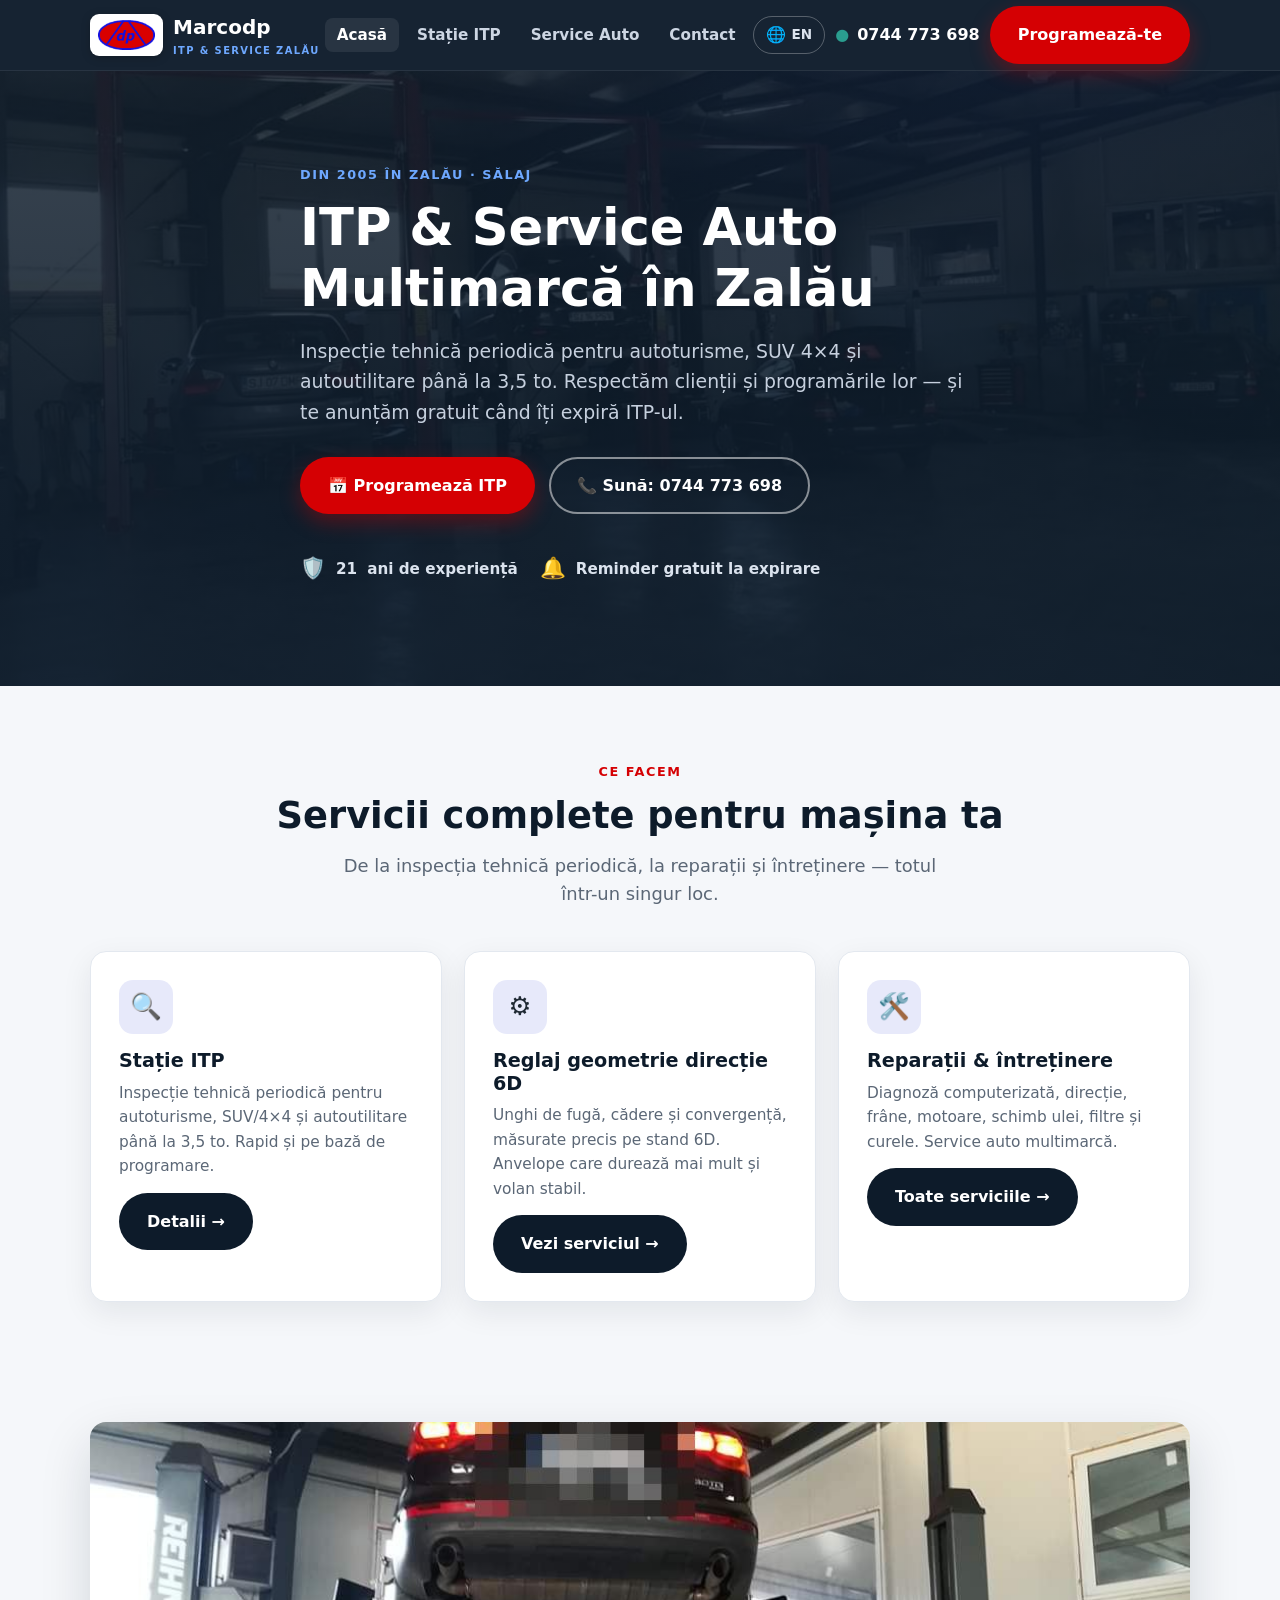
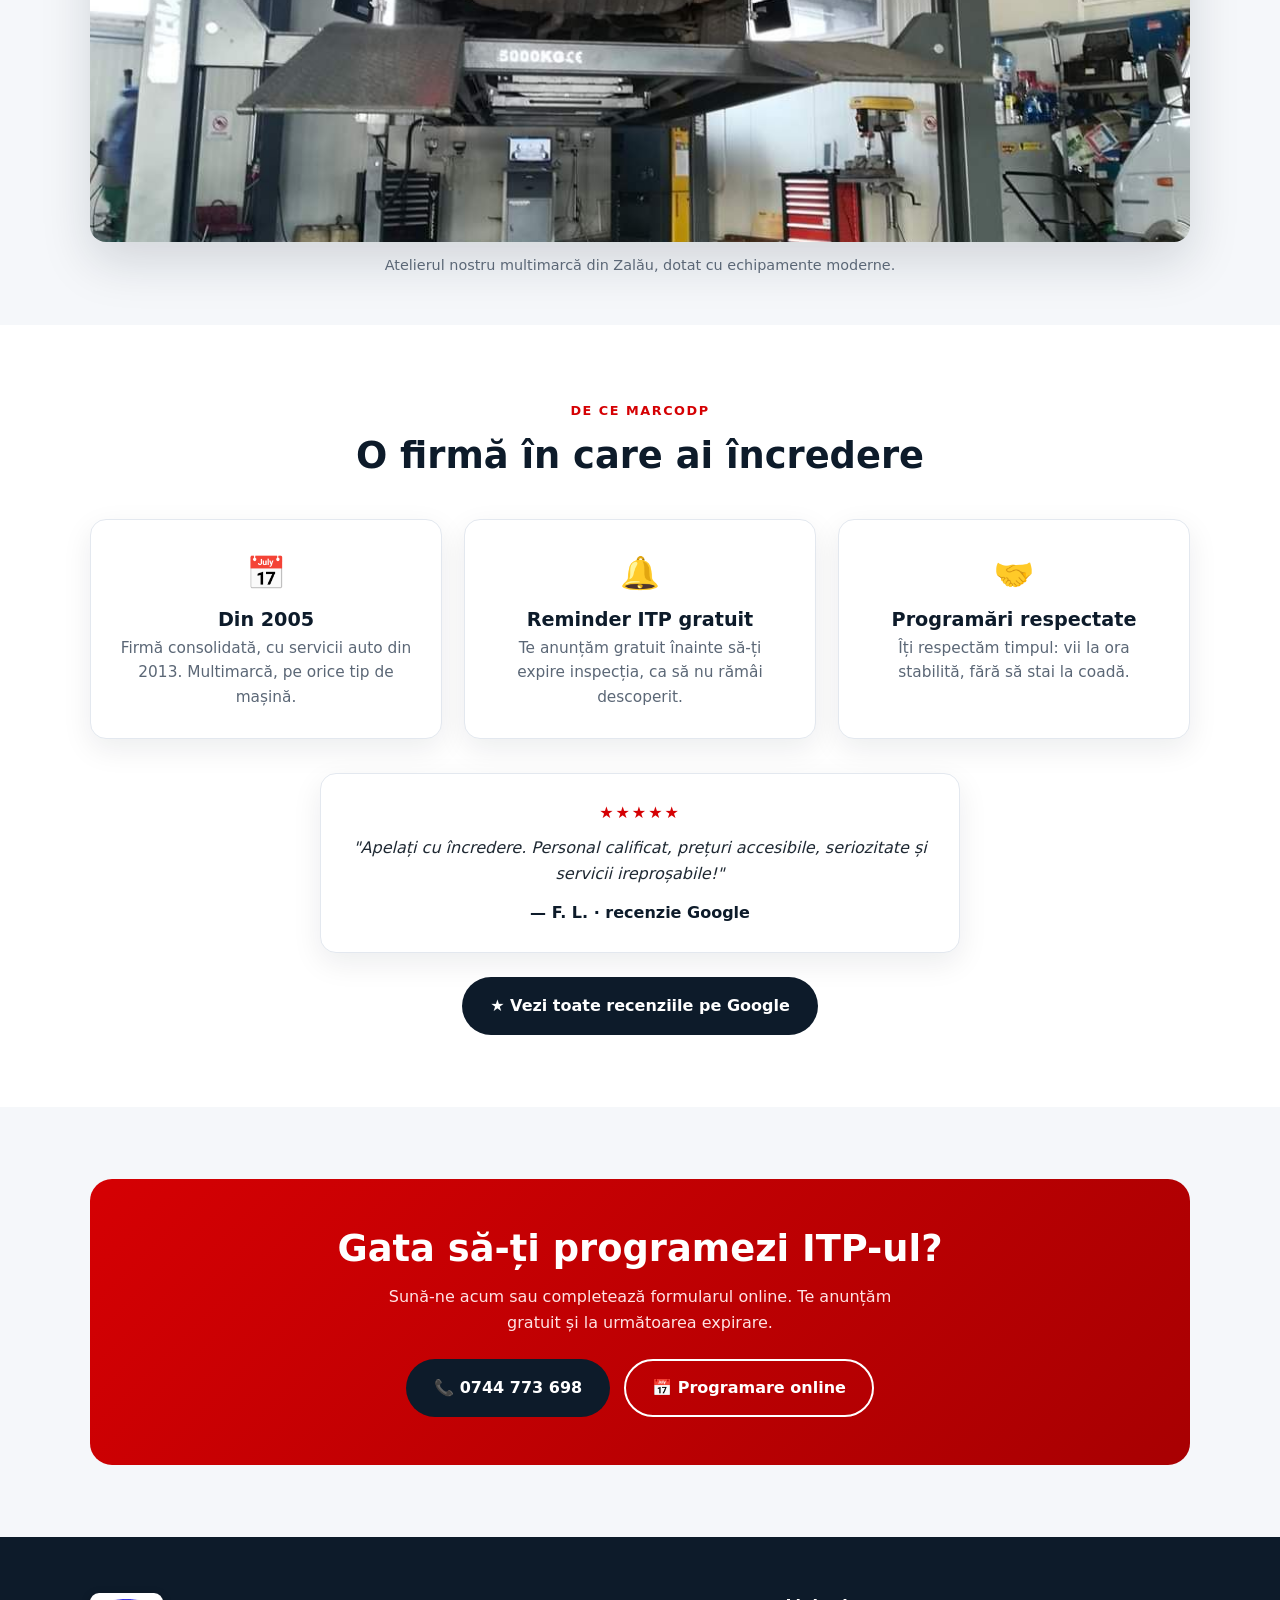
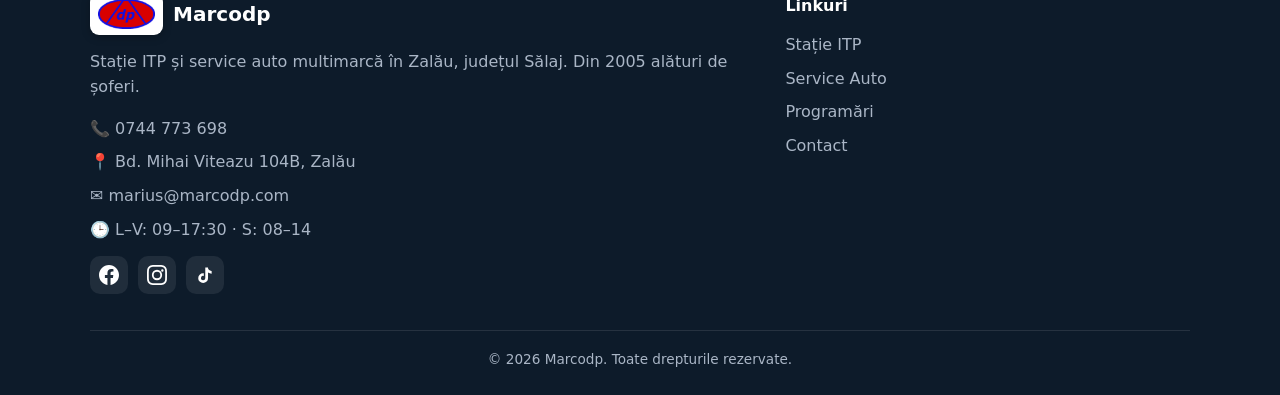
<file: index.html>
<!DOCTYPE html>
<html lang="ro">
<head>
  <meta charset="UTF-8" />
  <meta name="viewport" content="width=device-width, initial-scale=1.0" />
  <title>ITP Zalău & Service Auto Multimarcă | Marcodp</title>
  <meta name="description" content="Stație ITP în Zalău pentru autoturisme, SUV 4x4 și autoutilitare până la 3,5 to. Service auto multimarcă: reglaj geometrie direcție 6D, diagnoză, frâne, motoare. Programează-te: 0744 773 698." />
  <link rel="preconnect" href="https://fonts.googleapis.com" />
  <link rel="stylesheet" href="assets/styles.css" />
  <!-- LocalBusiness schema for Google (local SEO). COMPLETAȚI câmpurile marcate. -->
  <script type="application/ld+json">
  {
    "@context": "https://schema.org",
    "@type": "AutoRepair",
    "name": "Marcodp - ITP & Service Auto Zalău",
    "image": "https://marcodp.com/logo.png",
    "telephone": "+40744773698",
    "email": "marius@marcodp.com",
    "url": "https://marcodp.com/ro/itp-zalau-statie-itp/",
    "priceRange": "$$",
    "address": {
      "@type": "PostalAddress",
      "streetAddress": "Bulevardul Mihai Viteazu 104B",
      "addressLocality": "Zalău",
      "addressRegion": "Sălaj",
      "postalCode": "450000",
      "addressCountry": "RO"
    },
    "geo": { "@type": "GeoCoordinates", "latitude": "47.225505", "longitude": "23.010668" },
    "openingHoursSpecification": [
      { "@type": "OpeningHoursSpecification", "dayOfWeek": ["Monday","Tuesday","Wednesday","Thursday","Friday"], "opens": "09:00", "closes": "17:30" },
      { "@type": "OpeningHoursSpecification", "dayOfWeek": "Saturday", "opens": "08:00", "closes": "14:00" }
    ],
    "sameAs": ["https://www.facebook.com/marcodpzalau/", "https://www.instagram.com/itpzalau", "https://www.tiktok.com/@itpzalau_marcodp"]
  }
  </script>
</head>
<body>

  <!-- ===== Header ===== -->
  <header class="site-header">
    <div class="container nav">
      <a class="brand" href="index.html">
        <span class="logo"><img src="assets/img/logo-mark.png" alt="Marco DP" /></span>
        <span>Marcodp<small>ITP & Service Zalău</small></span>
      </a>
      <ul class="nav-links">
        <li><a class="active" href="index.html">Acasă</a></li>
        <li><a href="itp.html">Stație ITP</a></li>
        <li><a href="service.html">Service Auto</a></li>
        <li><a href="contact.html">Contact</a></li>
      </ul>
      <div class="nav-cta">
        <a class="lang" href="en/index.html" title="Switch to English"><span class="globe">🌐</span> <span class="code">EN</span></a>
        <a class="nav-phone" href="tel:+40744773698"><span class="dot">●</span> 0744 773 698</a>
        <a class="btn btn--primary" href="contact.html#programare">Programează-te</a>
      </div>
      <button class="hamburger" aria-label="Meniu"><span></span><span></span><span></span></button>
    </div>
  </header>

  <!-- ===== Hero ===== -->
  <section class="hero">
    <div class="container hero-inner">
      <span class="eyebrow" style="color:var(--accent)">Din 2005 în Zalău · Sălaj</span>
      <h1>ITP & Service Auto Multimarcă în Zalău</h1>
      <p>Inspecție tehnică periodică pentru autoturisme, SUV 4×4 și autoutilitare până la 3,5 to.
         Respectăm clienții și programările lor — și te anunțăm gratuit când îți expiră ITP-ul.</p>
      <div class="hero-actions">
        <a class="btn btn--primary" href="contact.html?svc=itp#programare">📅 Programează ITP</a>
        <a class="btn btn--ghost" href="tel:+40744773698">📞 Sună: 0744 773 698</a>
      </div>
      <div class="hero-badges">
        <span class="hero-badge"><span class="ico">🛡️</span> <span data-exp-years>19</span> ani de experiență</span>
        <span class="hero-badge"><span class="ico">🔔</span> Reminder gratuit la expirare</span>
      </div>
    </div>
  </section>

  <!-- ===== Servicii ===== -->
  <section class="section">
    <div class="container">
      <div class="center" style="margin-bottom:42px">
        <span class="eyebrow">Ce facem</span>
        <h2>Servicii complete pentru mașina ta</h2>
        <p class="lead center">De la inspecția tehnică periodică, la reparații și întreținere — totul într-un singur loc.</p>
      </div>
      <div class="grid grid-3">
        <div class="card">
          <div class="ico-box">🔍</div>
          <h3>Stație ITP</h3>
          <p>Inspecție tehnică periodică pentru autoturisme, SUV/4×4 și autoutilitare până la 3,5 to. Rapid și pe bază de programare.</p>
          <p style="margin-top:14px"><a class="btn btn--dark" href="itp.html">Detalii →</a></p>
        </div>
        <div class="card">
          <div class="ico-box">⚙️</div>
          <h3>Reglaj geometrie direcție 6D</h3>
          <p>Unghi de fugă, cădere și convergență, măsurate precis pe stand 6D. Anvelope care durează mai mult și volan stabil.</p>
          <p style="margin-top:14px"><a class="btn btn--dark" href="service.html">Vezi serviciul →</a></p>
        </div>
        <div class="card">
          <div class="ico-box">🛠️</div>
          <h3>Reparații & întreținere</h3>
          <p>Diagnoză computerizată, direcție, frâne, motoare, schimb ulei, filtre și curele. Service auto multimarcă.</p>
          <p style="margin-top:14px"><a class="btn btn--dark" href="service.html">Toate serviciile →</a></p>
        </div>
      </div>
    </div>
  </section>

  <!-- Photo band -->
  <section class="section--tight">
    <div class="container figure-band">
      <figure>
        <img src="assets/img/repairs.jpg" alt="Mașină pe elevator în service-ul auto Marcodp din Zalău" loading="lazy" />
        <figcaption>Atelierul nostru multimarcă din Zalău, dotat cu echipamente moderne.</figcaption>
      </figure>
    </div>
  </section>

  <!-- ===== De ce noi + recenzie ===== -->
  <section class="section" style="background:#fff">
    <div class="container">
      <div class="center" style="margin-bottom:42px">
        <span class="eyebrow">De ce Marcodp</span>
        <h2>O firmă în care ai încredere</h2>
      </div>
      <div class="grid grid-3">
        <div class="card center">
          <div style="font-size:2rem">📅</div>
          <h3 style="margin:10px 0 4px">Din 2005</h3>
          <p>Firmă consolidată, cu servicii auto din 2013. Multimarcă, pe orice tip de mașină.</p>
        </div>
        <div class="card center">
          <div style="font-size:2rem">🔔</div>
          <h3 style="margin:10px 0 4px">Reminder ITP gratuit</h3>
          <p>Te anunțăm gratuit înainte să-ți expire inspecția, ca să nu rămâi descoperit.</p>
        </div>
        <div class="card center">
          <div style="font-size:2rem">🤝</div>
          <h3 style="margin:10px 0 4px">Programări respectate</h3>
          <p>Îți respectăm timpul: vii la ora stabilită, fără să stai la coadă.</p>
        </div>
      </div>
      <div class="review" style="max-width:640px;margin:34px auto 0;text-align:center">
        <div class="stars">★★★★★</div>
        <p>"Apelați cu încredere. Personal calificat, prețuri accesibile, seriozitate și servicii ireproșabile!"</p>
        <div class="who">— <span>F. L. · recenzie Google</span></div>
      </div>
      <div class="center" style="margin-top:24px">
        <a class="btn btn--dark" href="https://www.google.com/search?q=marco+dp&rlz=1C5CHFA_enRO959RO959&oq=marco+dp&gs_lcrp=EgZjaHJvbWUyBggAEEUYOTIGCAEQRRg8MgYIAhBFGDzSAQgzMzIxajBqNKgCALACAQ&sourceid=chrome&ie=UTF-8#mpd=~9024363425667167294/customers/reviews" target="_blank" rel="noopener">★ Vezi toate recenziile pe Google</a>
      </div>
    </div>
  </section>

  <!-- ===== CTA band ===== -->
  <section class="section">
    <div class="container">
      <div class="cta-band">
        <h2>Gata să-ți programezi ITP-ul?</h2>
        <p>Sună-ne acum sau completează formularul online. Te anunțăm gratuit și la următoarea expirare.</p>
        <div style="display:flex;gap:14px;justify-content:center;flex-wrap:wrap">
          <a class="btn btn--dark" href="tel:+40744773698">📞 0744 773 698</a>
          <a class="btn btn--ghost" href="contact.html#programare" style="border-color:#fff">📅 Programare online</a>
        </div>
      </div>
    </div>
  </section>

  <!-- ===== Footer ===== -->
  <footer class="site-footer">
    <div class="container">
      <div class="footer-grid footer-grid--slim">
        <div>
          <a class="brand" href="index.html"><span class="logo"><img src="assets/img/logo-mark.png" alt="Marco DP" /></span><span style="color:#fff">Marcodp</span></a>
          <p style="margin-top:14px">Stație ITP și service auto multimarcă în Zalău, județul Sălaj. Din 2005 alături de șoferi.</p>
          <ul class="footer-links" style="margin-top:16px">
            <li>📞 <a href="tel:+40744773698">0744 773 698</a></li>
            <li>📍 Bd. Mihai Viteazu 104B, Zalău</li>
            <li>✉️ <a href="mailto:marius@marcodp.com">marius@marcodp.com</a></li>
            <li>🕒 L–V: 09–17:30 · S: 08–14</li>
          </ul>
          <div class="social">
            <a href="https://www.facebook.com/marcodpzalau/" target="_blank" rel="noopener" aria-label="Facebook"><svg viewBox="0 0 24 24" fill="currentColor" aria-hidden="true"><path d="M24 12.07C24 5.4 18.63 0 12 0S0 5.4 0 12.07C0 18.1 4.39 23.1 10.13 24v-8.44H7.08v-3.49h3.05V9.41c0-3.02 1.79-4.69 4.53-4.69 1.31 0 2.68.24 2.68.24v2.97h-1.51c-1.49 0-1.96.93-1.96 1.89v2.25h3.33l-.53 3.49h-2.8V24C19.61 23.1 24 18.1 24 12.07z"/></svg></a>
            <a href="https://www.instagram.com/itpzalau?igsh=bW51cm13eXRtMGx3" target="_blank" rel="noopener" aria-label="Instagram"><svg viewBox="0 0 24 24" fill="currentColor" aria-hidden="true"><path d="M12 2.16c3.2 0 3.58.01 4.85.07 1.17.05 1.8.25 2.23.41.56.22.96.48 1.38.9.42.42.68.82.9 1.38.16.42.36 1.06.41 2.23.06 1.27.07 1.65.07 4.85s-.01 3.58-.07 4.85c-.05 1.17-.25 1.8-.41 2.23-.22.56-.48.96-.9 1.38-.42.42-.82.68-1.38.9-.42.16-1.06.36-2.23.41-1.27.06-1.65.07-4.85.07s-3.58-.01-4.85-.07c-1.17-.05-1.8-.25-2.23-.41a3.7 3.7 0 0 1-1.38-.9 3.7 3.7 0 0 1-.9-1.38c-.16-.42-.36-1.06-.41-2.23C2.17 15.58 2.16 15.2 2.16 12s.01-3.58.07-4.85c.05-1.17.25-1.8.41-2.23.22-.56.48-.96.9-1.38.42-.42.82-.68 1.38-.9.42-.16 1.06-.36 2.23-.41C8.42 2.17 8.8 2.16 12 2.16zM12 0C8.74 0 8.33.01 7.05.07 5.78.13 4.9.33 4.14.63c-.79.31-1.46.72-2.12 1.38C1.36 2.67.95 3.34.63 4.14.33 4.9.13 5.78.07 7.05.01 8.33 0 8.74 0 12s.01 3.67.07 4.95c.06 1.27.26 2.15.56 2.91.31.79.72 1.46 1.38 2.12.66.66 1.33 1.07 2.12 1.38.76.3 1.64.5 2.91.56C8.33 23.99 8.74 24 12 24s3.67-.01 4.95-.07c1.27-.06 2.15-.26 2.91-.56.79-.31 1.46-.72 2.12-1.38.66-.66 1.07-1.33 1.38-2.12.3-.76.5-1.64.56-2.91.06-1.28.07-1.69.07-4.95s-.01-3.67-.07-4.95c-.06-1.27-.26-2.15-.56-2.91-.31-.79-.72-1.46-1.38-2.12C21.33 1.36 20.66.95 19.86.63c-.76-.3-1.64-.5-2.91-.56C15.67.01 15.26 0 12 0zm0 5.84A6.16 6.16 0 1 0 18.16 12 6.16 6.16 0 0 0 12 5.84zM12 16a4 4 0 1 1 4-4 4 4 0 0 1-4 4zm6.41-10.85a1.44 1.44 0 1 0 1.44 1.44 1.44 1.44 0 0 0-1.44-1.44z"/></svg></a>
            <a href="https://www.tiktok.com/@itpzalau_marcodp?_r=1&_t=ZN-97BMrtKsada" target="_blank" rel="noopener" aria-label="TikTok"><svg viewBox="0 0 24 24" fill="currentColor" aria-hidden="true"><path d="M16.6 5.82a4.28 4.28 0 0 1-1.06-2.82h-3.2v12.84a2.59 2.59 0 0 1-2.59 2.46 2.59 2.59 0 1 1 .8-5.06v-3.3a5.86 5.86 0 0 0-.8-.06 5.89 5.89 0 1 0 5.89 5.89V9.01a7.45 7.45 0 0 0 4.34 1.39V7.2a4.28 4.28 0 0 1-3.38-1.38z"/></svg></a>
          </div>
        </div>
        <div>
          <h4>Linkuri</h4>
          <ul class="footer-links">
            <li><a href="itp.html">Stație ITP</a></li>
            <li><a href="service.html">Service Auto</a></li>
            <li><a href="contact.html#programare">Programări</a></li>
            <li><a href="contact.html">Contact</a></li>
          </ul>
        </div>
      </div>
      <div class="footer-bottom">© 2026 Marcodp. Toate drepturile rezervate.</div>
    </div>
  </footer>

  <!-- Floating mobile actions -->
  <div class="floating">
    <a class="fab-call" href="tel:+40744773698" aria-label="Sună">📞</a>
    <a class="fab-wa" href="https://wa.me/40744773698" aria-label="WhatsApp">💬</a>
  </div>

  <script src="assets/script.js"></script>
</body>
</html>
</file>
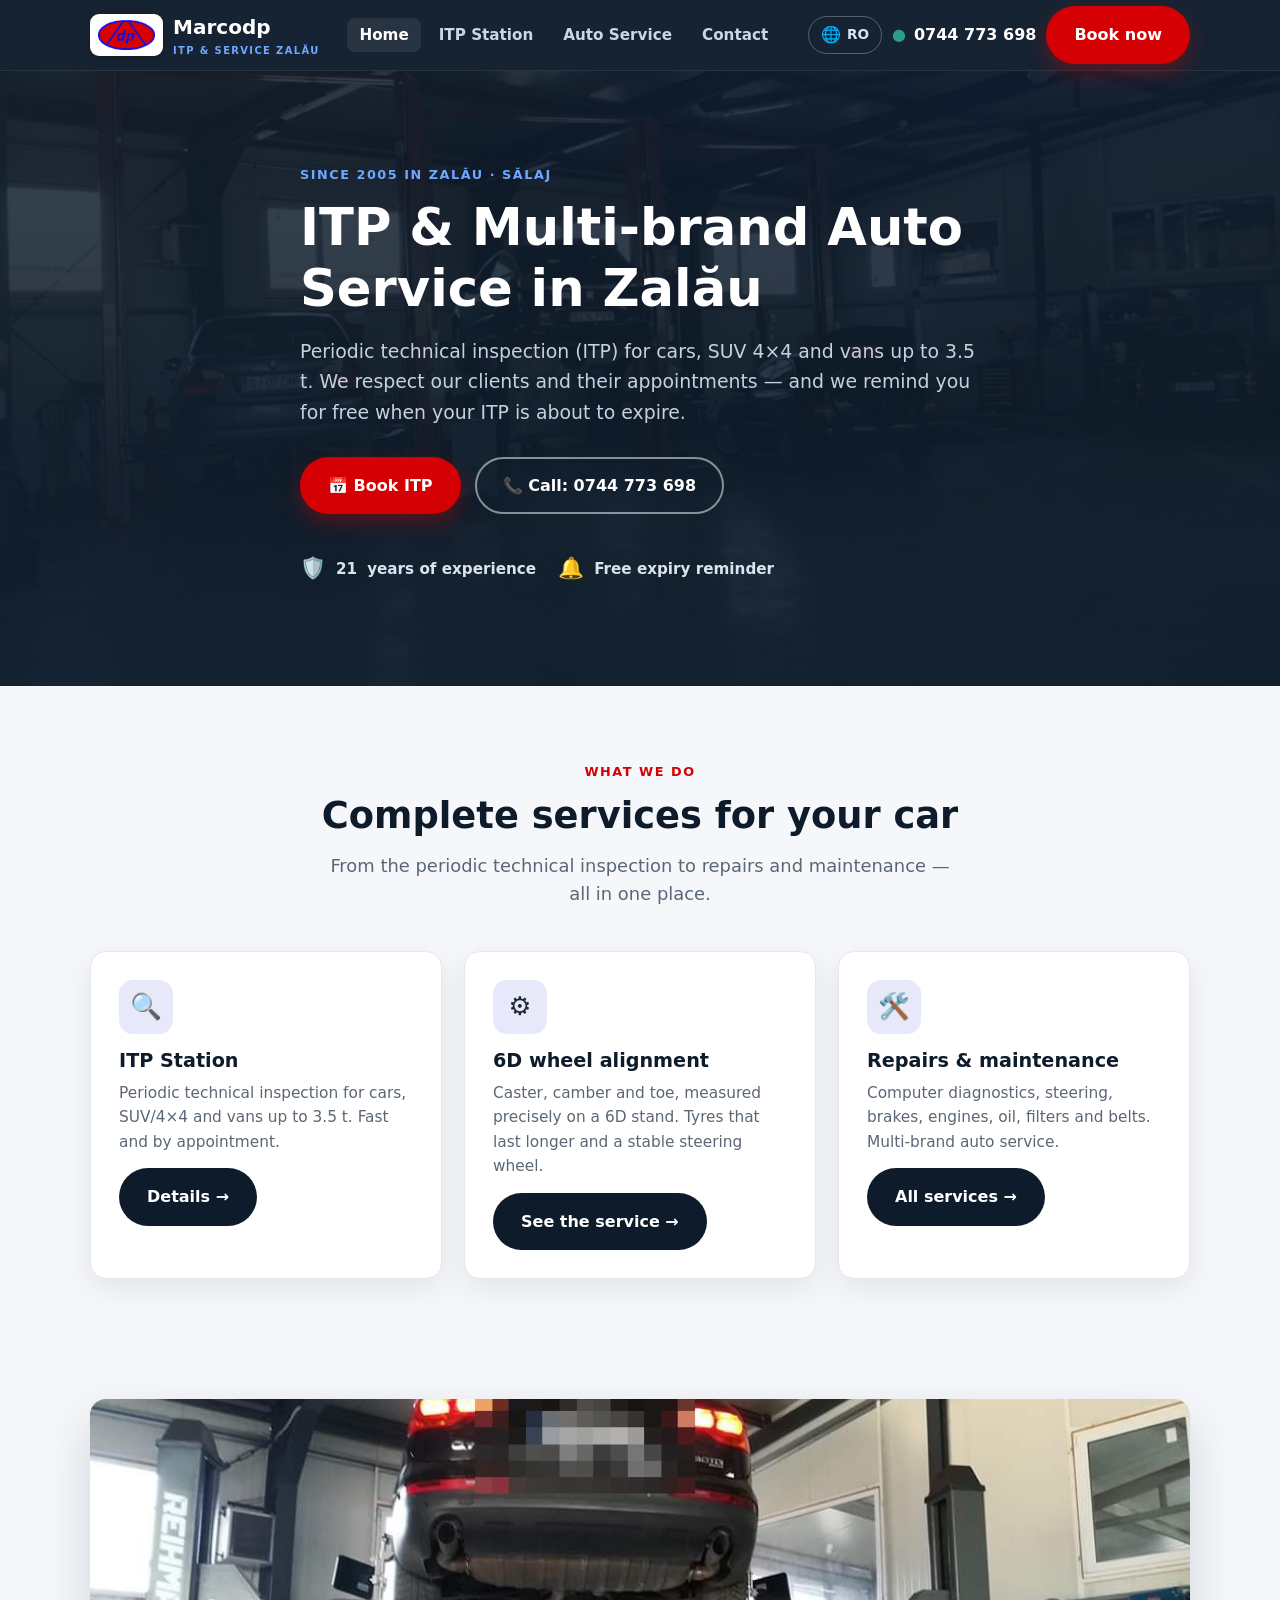
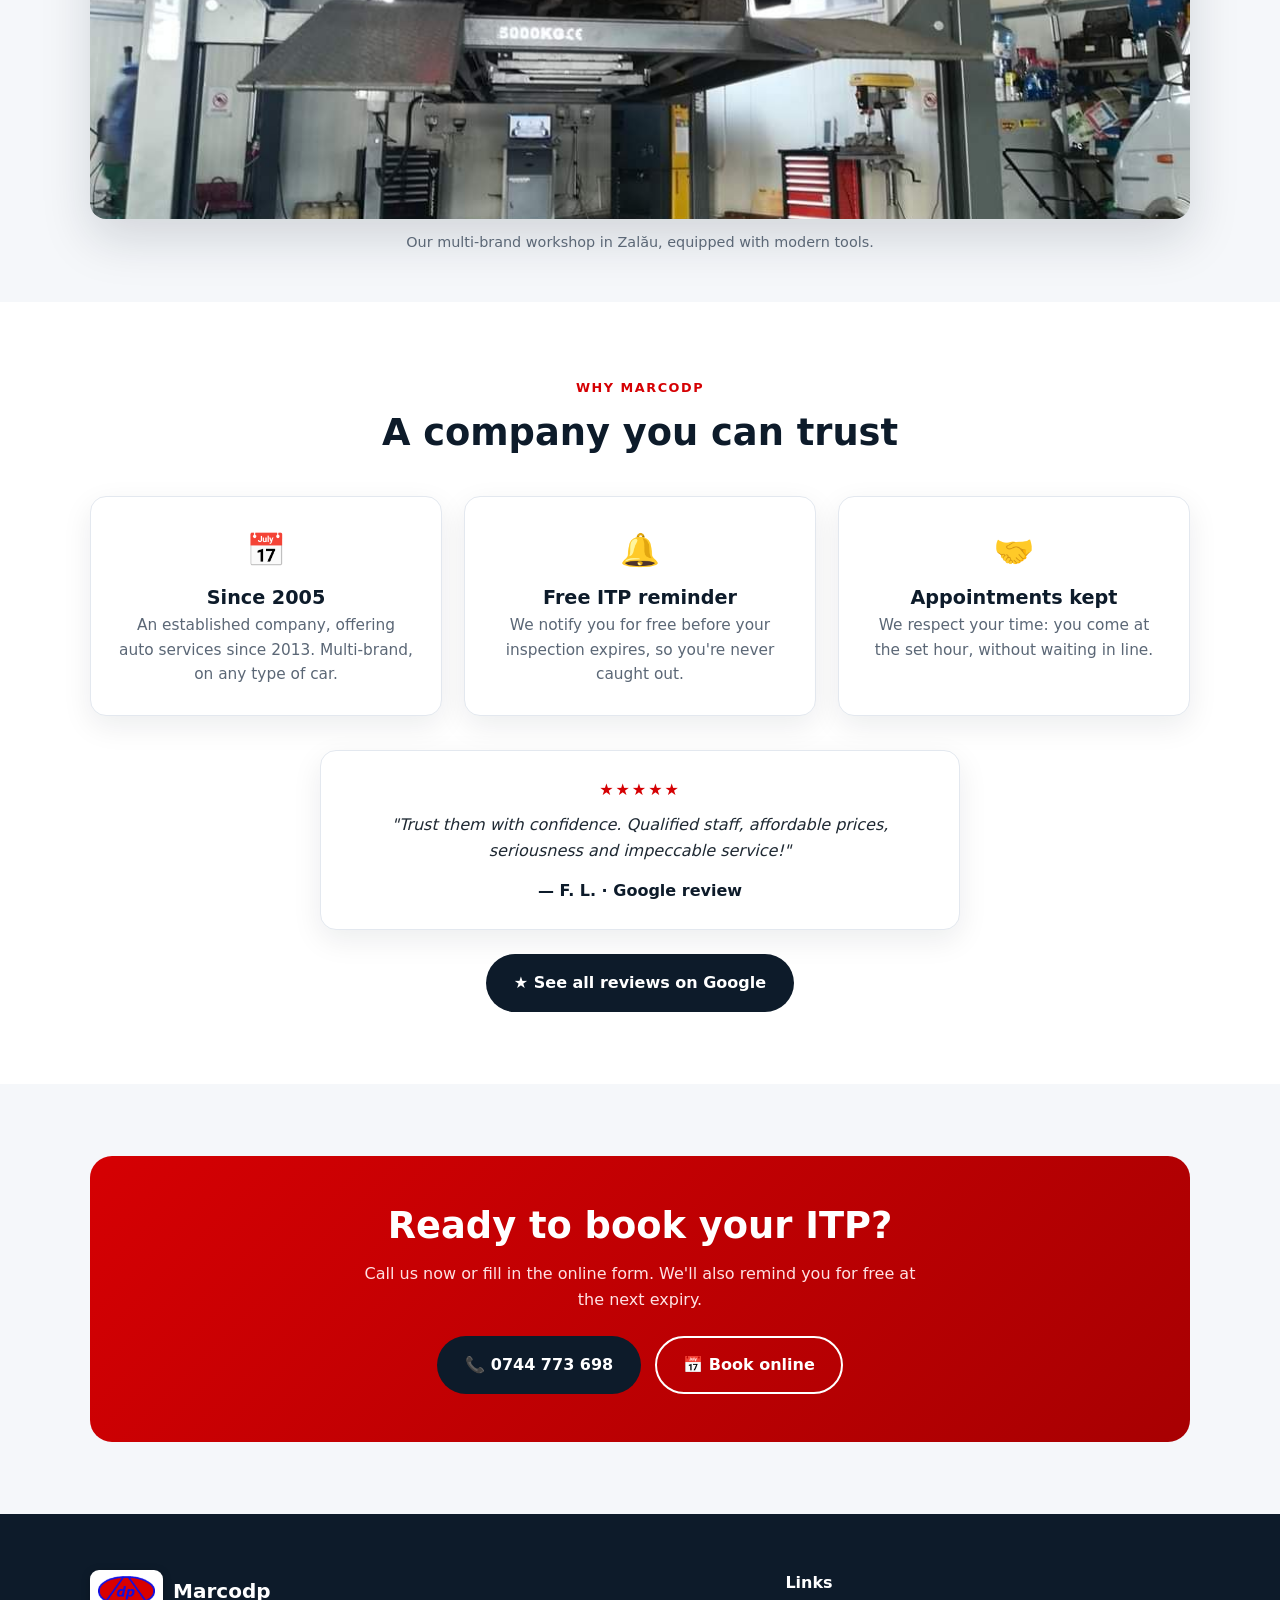
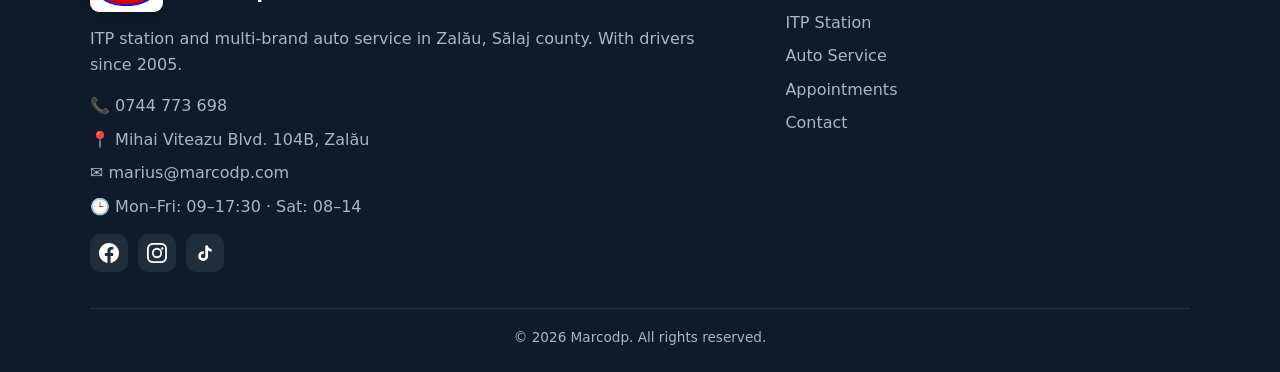
<file: en/index.html>
<!DOCTYPE html>
<html lang="en">
<head>
  <meta charset="UTF-8" />
  <meta name="viewport" content="width=device-width, initial-scale=1.0" />
  <title>ITP & Multi-brand Auto Service in Zalău | Marcodp</title>
  <meta name="description" content="ITP (periodic technical inspection) station in Zalău for cars, SUV 4x4 and vans up to 3.5 t. Multi-brand auto service: 6D wheel alignment, diagnostics, brakes, engines. Book now: 0744 773 698." />
  <link rel="stylesheet" href="../assets/styles.css" />
  <!-- LocalBusiness schema for Google (local SEO). FILL IN the marked fields. -->
  <script type="application/ld+json">
  {
    "@context": "https://schema.org",
    "@type": "AutoRepair",
    "name": "Marcodp - ITP & Auto Service Zalău",
    "image": "https://marcodp.com/logo.png",
    "telephone": "+40744773698",
    "email": "marius@marcodp.com",
    "url": "https://marcodp.com/itp-zalau-statie-itp/",
    "priceRange": "$$",
    "address": {
      "@type": "PostalAddress",
      "streetAddress": "Bulevardul Mihai Viteazu 104B",
      "addressLocality": "Zalău",
      "addressRegion": "Sălaj",
      "postalCode": "450000",
      "addressCountry": "RO"
    },
    "geo": { "@type": "GeoCoordinates", "latitude": "47.225505", "longitude": "23.010668" },
    "openingHoursSpecification": [
      { "@type": "OpeningHoursSpecification", "dayOfWeek": ["Monday","Tuesday","Wednesday","Thursday","Friday"], "opens": "09:00", "closes": "17:30" },
      { "@type": "OpeningHoursSpecification", "dayOfWeek": "Saturday", "opens": "08:00", "closes": "14:00" }
    ],
    "sameAs": ["https://www.facebook.com/marcodpzalau/", "https://www.instagram.com/itpzalau", "https://www.tiktok.com/@itpzalau_marcodp"]
  }
  </script>
</head>
<body>

  <!-- ===== Header ===== -->
  <header class="site-header">
    <div class="container nav">
      <a class="brand" href="index.html">
        <span class="logo"><img src="../assets/img/logo-mark.png" alt="Marco DP" /></span>
        <span>Marcodp<small>ITP & Service Zalău</small></span>
      </a>
      <ul class="nav-links">
        <li><a class="active" href="index.html">Home</a></li>
        <li><a href="itp.html">ITP Station</a></li>
        <li><a href="service.html">Auto Service</a></li>
        <li><a href="contact.html">Contact</a></li>
      </ul>
      <div class="nav-cta">
        <a class="lang" href="../index.html" title="Comută în română"><span class="globe">🌐</span> <span class="code">RO</span></a>
        <a class="nav-phone" href="tel:+40744773698"><span class="dot">●</span> 0744 773 698</a>
        <a class="btn btn--primary" href="contact.html#programare">Book now</a>
      </div>
      <button class="hamburger" aria-label="Menu"><span></span><span></span><span></span></button>
    </div>
  </header>

  <!-- ===== Hero ===== -->
  <section class="hero">
    <div class="container hero-inner">
      <span class="eyebrow" style="color:var(--accent)">Since 2005 in Zalău · Sălaj</span>
      <h1>ITP & Multi-brand Auto Service in Zalău</h1>
      <p>Periodic technical inspection (ITP) for cars, SUV 4×4 and vans up to 3.5 t.
         We respect our clients and their appointments — and we remind you for free when your ITP is about to expire.</p>
      <div class="hero-actions">
        <a class="btn btn--primary" href="contact.html?svc=itp#programare">📅 Book ITP</a>
        <a class="btn btn--ghost" href="tel:+40744773698">📞 Call: 0744 773 698</a>
      </div>
      <div class="hero-badges">
        <span class="hero-badge"><span class="ico">🛡️</span> <span data-exp-years>19</span> years of experience</span>
        <span class="hero-badge"><span class="ico">🔔</span> Free expiry reminder</span>
      </div>
    </div>
  </section>

  <!-- ===== Services ===== -->
  <section class="section">
    <div class="container">
      <div class="center" style="margin-bottom:42px">
        <span class="eyebrow">What we do</span>
        <h2>Complete services for your car</h2>
        <p class="lead center">From the periodic technical inspection to repairs and maintenance — all in one place.</p>
      </div>
      <div class="grid grid-3">
        <div class="card">
          <div class="ico-box">🔍</div>
          <h3>ITP Station</h3>
          <p>Periodic technical inspection for cars, SUV/4×4 and vans up to 3.5 t. Fast and by appointment.</p>
          <p style="margin-top:14px"><a class="btn btn--dark" href="itp.html">Details →</a></p>
        </div>
        <div class="card">
          <div class="ico-box">⚙️</div>
          <h3>6D wheel alignment</h3>
          <p>Caster, camber and toe, measured precisely on a 6D stand. Tyres that last longer and a stable steering wheel.</p>
          <p style="margin-top:14px"><a class="btn btn--dark" href="service.html">See the service →</a></p>
        </div>
        <div class="card">
          <div class="ico-box">🛠️</div>
          <h3>Repairs & maintenance</h3>
          <p>Computer diagnostics, steering, brakes, engines, oil, filters and belts. Multi-brand auto service.</p>
          <p style="margin-top:14px"><a class="btn btn--dark" href="service.html">All services →</a></p>
        </div>
      </div>
    </div>
  </section>

  <!-- Photo band -->
  <section class="section--tight">
    <div class="container figure-band">
      <figure>
        <img src="../assets/img/repairs.jpg" alt="Car on a lift at the Marcodp auto service in Zalău" loading="lazy" />
        <figcaption>Our multi-brand workshop in Zalău, equipped with modern tools.</figcaption>
      </figure>
    </div>
  </section>

  <!-- ===== Why us + review ===== -->
  <section class="section" style="background:#fff">
    <div class="container">
      <div class="center" style="margin-bottom:42px">
        <span class="eyebrow">Why Marcodp</span>
        <h2>A company you can trust</h2>
      </div>
      <div class="grid grid-3">
        <div class="card center">
          <div style="font-size:2rem">📅</div>
          <h3 style="margin:10px 0 4px">Since 2005</h3>
          <p>An established company, offering auto services since 2013. Multi-brand, on any type of car.</p>
        </div>
        <div class="card center">
          <div style="font-size:2rem">🔔</div>
          <h3 style="margin:10px 0 4px">Free ITP reminder</h3>
          <p>We notify you for free before your inspection expires, so you're never caught out.</p>
        </div>
        <div class="card center">
          <div style="font-size:2rem">🤝</div>
          <h3 style="margin:10px 0 4px">Appointments kept</h3>
          <p>We respect your time: you come at the set hour, without waiting in line.</p>
        </div>
      </div>
      <div class="review" style="max-width:640px;margin:34px auto 0;text-align:center">
        <div class="stars">★★★★★</div>
        <p>"Trust them with confidence. Qualified staff, affordable prices, seriousness and impeccable service!"</p>
        <div class="who">— <span>F. L. · Google review</span></div>
      </div>
      <div class="center" style="margin-top:24px">
        <a class="btn btn--dark" href="https://www.google.com/search?q=marco+dp&rlz=1C5CHFA_enRO959RO959&oq=marco+dp&gs_lcrp=EgZjaHJvbWUyBggAEEUYOTIGCAEQRRg8MgYIAhBFGDzSAQgzMzIxajBqNKgCALACAQ&sourceid=chrome&ie=UTF-8#mpd=~9024363425667167294/customers/reviews" target="_blank" rel="noopener">★ See all reviews on Google</a>
      </div>
    </div>
  </section>

  <!-- ===== CTA band ===== -->
  <section class="section">
    <div class="container">
      <div class="cta-band">
        <h2>Ready to book your ITP?</h2>
        <p>Call us now or fill in the online form. We'll also remind you for free at the next expiry.</p>
        <div style="display:flex;gap:14px;justify-content:center;flex-wrap:wrap">
          <a class="btn btn--dark" href="tel:+40744773698">📞 0744 773 698</a>
          <a class="btn btn--ghost" href="contact.html#programare" style="border-color:#fff">📅 Book online</a>
        </div>
      </div>
    </div>
  </section>

  <!-- ===== Footer ===== -->
  <footer class="site-footer">
    <div class="container">
      <div class="footer-grid footer-grid--slim">
        <div>
          <a class="brand" href="index.html"><span class="logo"><img src="../assets/img/logo-mark.png" alt="Marco DP" /></span><span style="color:#fff">Marcodp</span></a>
          <p style="margin-top:14px">ITP station and multi-brand auto service in Zalău, Sălaj county. With drivers since 2005.</p>
          <ul class="footer-links" style="margin-top:16px">
            <li>📞 <a href="tel:+40744773698">0744 773 698</a></li>
            <li>📍 Mihai Viteazu Blvd. 104B, Zalău</li>
            <li>✉️ <a href="mailto:marius@marcodp.com">marius@marcodp.com</a></li>
            <li>🕒 Mon–Fri: 09–17:30 · Sat: 08–14</li>
          </ul>
          <div class="social"><a href="https://www.facebook.com/marcodpzalau/" target="_blank" rel="noopener" aria-label="Facebook"><svg viewBox="0 0 24 24" fill="currentColor" aria-hidden="true"><path d="M24 12.07C24 5.4 18.63 0 12 0S0 5.4 0 12.07C0 18.1 4.39 23.1 10.13 24v-8.44H7.08v-3.49h3.05V9.41c0-3.02 1.79-4.69 4.53-4.69 1.31 0 2.68.24 2.68.24v2.97h-1.51c-1.49 0-1.96.93-1.96 1.89v2.25h3.33l-.53 3.49h-2.8V24C19.61 23.1 24 18.1 24 12.07z"/></svg></a><a href="https://www.instagram.com/itpzalau?igsh=bW51cm13eXRtMGx3" target="_blank" rel="noopener" aria-label="Instagram"><svg viewBox="0 0 24 24" fill="currentColor" aria-hidden="true"><path d="M12 2.16c3.2 0 3.58.01 4.85.07 1.17.05 1.8.25 2.23.41.56.22.96.48 1.38.9.42.42.68.82.9 1.38.16.42.36 1.06.41 2.23.06 1.27.07 1.65.07 4.85s-.01 3.58-.07 4.85c-.05 1.17-.25 1.8-.41 2.23-.22.56-.48.96-.9 1.38-.42.42-.82.68-1.38.9-.42.16-1.06.36-2.23.41-1.27.06-1.65.07-4.85.07s-3.58-.01-4.85-.07c-1.17-.05-1.8-.25-2.23-.41a3.7 3.7 0 0 1-1.38-.9 3.7 3.7 0 0 1-.9-1.38c-.16-.42-.36-1.06-.41-2.23C2.17 15.58 2.16 15.2 2.16 12s.01-3.58.07-4.85c.05-1.17.25-1.8.41-2.23.22-.56.48-.96.9-1.38.42-.42.82-.68 1.38-.9.42-.16 1.06-.36 2.23-.41C8.42 2.17 8.8 2.16 12 2.16zM12 0C8.74 0 8.33.01 7.05.07 5.78.13 4.9.33 4.14.63c-.79.31-1.46.72-2.12 1.38C1.36 2.67.95 3.34.63 4.14.33 4.9.13 5.78.07 7.05.01 8.33 0 8.74 0 12s.01 3.67.07 4.95c.06 1.27.26 2.15.56 2.91.31.79.72 1.46 1.38 2.12.66.66 1.33 1.07 2.12 1.38.76.3 1.64.5 2.91.56C8.33 23.99 8.74 24 12 24s3.67-.01 4.95-.07c1.27-.06 2.15-.26 2.91-.56.79-.31 1.46-.72 2.12-1.38.66-.66 1.07-1.33 1.38-2.12.3-.76.5-1.64.56-2.91.06-1.28.07-1.69.07-4.95s-.01-3.67-.07-4.95c-.06-1.27-.26-2.15-.56-2.91-.31-.79-.72-1.46-1.38-2.12C21.33 1.36 20.66.95 19.86.63c-.76-.3-1.64-.5-2.91-.56C15.67.01 15.26 0 12 0zm0 5.84A6.16 6.16 0 1 0 18.16 12 6.16 6.16 0 0 0 12 5.84zM12 16a4 4 0 1 1 4-4 4 4 0 0 1-4 4zm6.41-10.85a1.44 1.44 0 1 0 1.44 1.44 1.44 1.44 0 0 0-1.44-1.44z"/></svg></a><a href="https://www.tiktok.com/@itpzalau_marcodp?_r=1&_t=ZN-97BMrtKsada" target="_blank" rel="noopener" aria-label="TikTok"><svg viewBox="0 0 24 24" fill="currentColor" aria-hidden="true"><path d="M16.6 5.82a4.28 4.28 0 0 1-1.06-2.82h-3.2v12.84a2.59 2.59 0 0 1-2.59 2.46 2.59 2.59 0 1 1 .8-5.06v-3.3a5.86 5.86 0 0 0-.8-.06 5.89 5.89 0 1 0 5.89 5.89V9.01a7.45 7.45 0 0 0 4.34 1.39V7.2a4.28 4.28 0 0 1-3.38-1.38z"/></svg></a></div>
        </div>
        <div>
          <h4>Links</h4>
          <ul class="footer-links">
            <li><a href="itp.html">ITP Station</a></li>
            <li><a href="service.html">Auto Service</a></li>
            <li><a href="contact.html#programare">Appointments</a></li>
            <li><a href="contact.html">Contact</a></li>
          </ul>
        </div>
      </div>
      <div class="footer-bottom">© 2026 Marcodp. All rights reserved.</div>
    </div>
  </footer>

  <!-- Floating mobile actions -->
  <div class="floating">
    <a class="fab-call" href="tel:+40744773698" aria-label="Call">📞</a>
    <a class="fab-wa" href="https://wa.me/40744773698" aria-label="WhatsApp">💬</a>
  </div>

  <script src="../assets/script.js"></script>
</body>
</html>
</file>
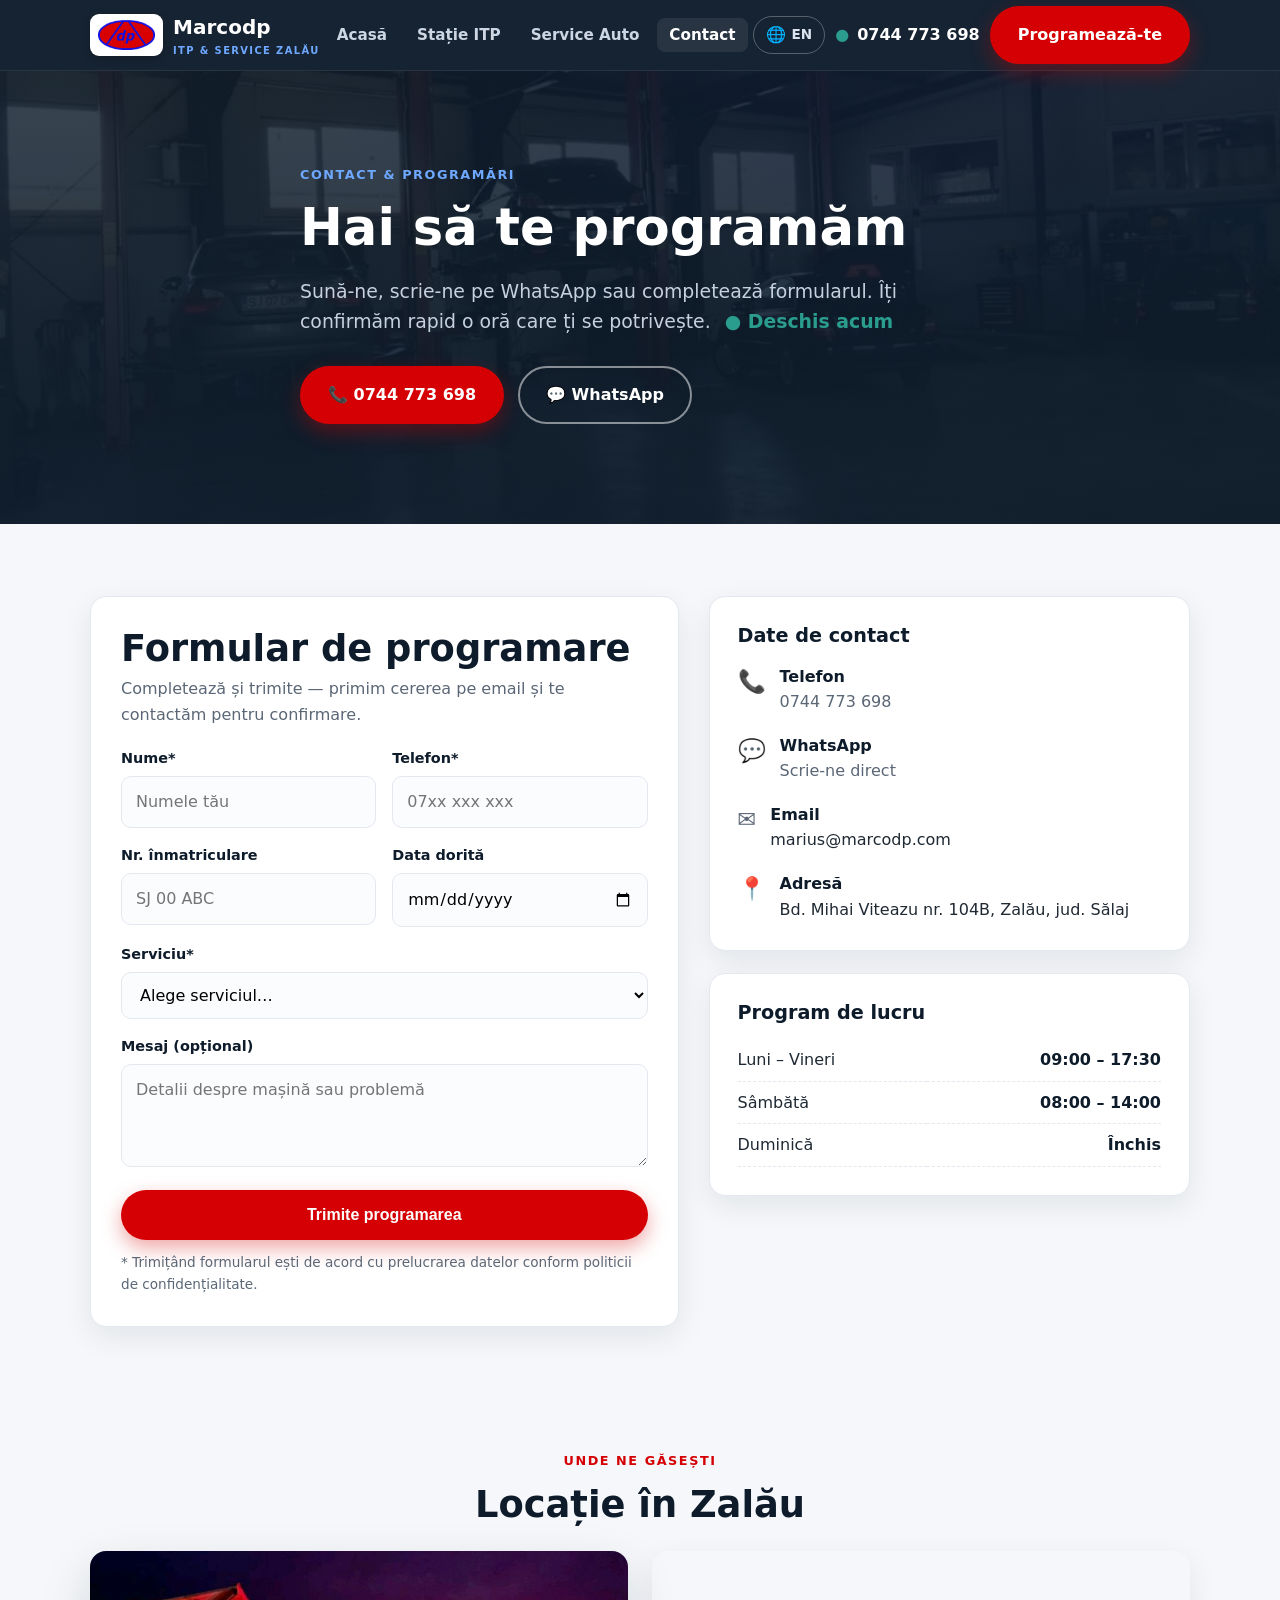
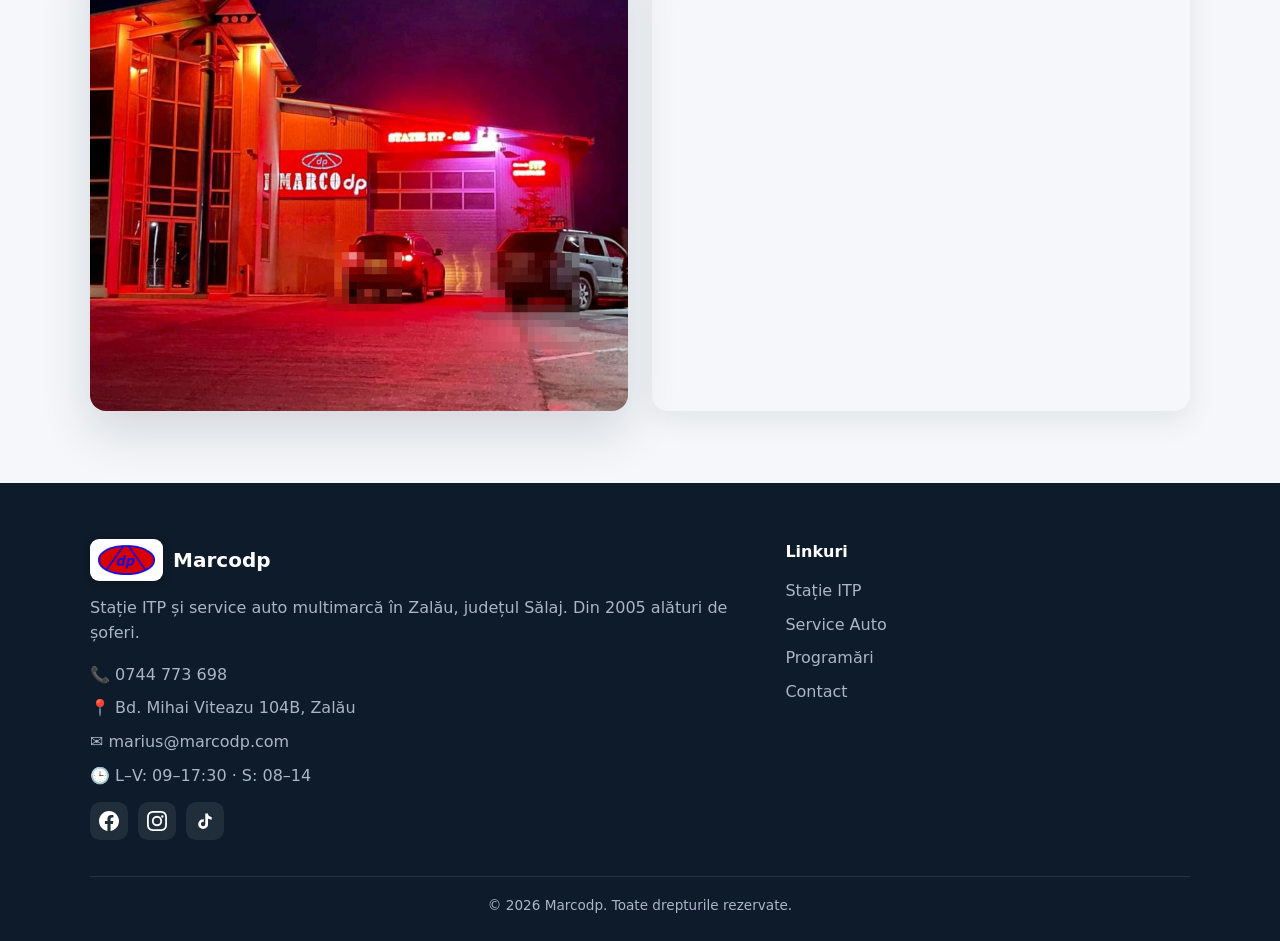
<file: contact.html>
<!DOCTYPE html>
<html lang="ro">
<head>
  <meta charset="UTF-8" />
  <meta name="viewport" content="width=device-width, initial-scale=1.0" />
  <title>Contact & Programări ITP/Service — Zalău | Marcodp</title>
  <meta name="description" content="Programează ITP sau service auto în Zalău. Telefon 0744 773 698, program de lucru, hartă și formular online de programare." />
  <link rel="stylesheet" href="assets/styles.css" />
</head>
<body>

  <header class="site-header">
    <div class="container nav">
      <a class="brand" href="index.html"><span class="logo"><img src="assets/img/logo-mark.png" alt="Marco DP" /></span><span>Marcodp<small>ITP & Service Zalău</small></span></a>
      <ul class="nav-links">
        <li><a href="index.html">Acasă</a></li>
        <li><a href="itp.html">Stație ITP</a></li>
        <li><a href="service.html">Service Auto</a></li>
        <li><a class="active" href="contact.html">Contact</a></li>
      </ul>
      <div class="nav-cta">
        <a class="lang" href="en/contact.html" title="Switch to English"><span class="globe">🌐</span> <span class="code">EN</span></a>
        <a class="nav-phone" href="tel:+40744773698"><span class="dot">●</span> 0744 773 698</a>
        <a class="btn btn--primary" href="#programare">Programează-te</a>
      </div>
      <button class="hamburger" aria-label="Meniu"><span></span><span></span><span></span></button>
    </div>
  </header>

  <section class="hero">
    <div class="container hero-inner">
      <span class="eyebrow" style="color:var(--accent)">Contact & Programări</span>
      <h1>Hai să te programăm</h1>
      <p>Sună-ne, scrie-ne pe WhatsApp sau completează formularul. Îți confirmăm rapid o oră care ți se potrivește.
         <span class="badge-open" data-open-status style="margin-left:8px">● ...</span></p>
      <div class="hero-actions">
        <a class="btn btn--primary" href="tel:+40744773698">📞 0744 773 698</a>
        <a class="btn btn--ghost" href="https://wa.me/40744773698">💬 WhatsApp</a>
      </div>
    </div>
  </section>

  <!-- Formular + info -->
  <section class="section" id="programare">
    <div class="container">
      <div class="info-row">
        <!-- Formular -->
        <form class="form" id="booking-form">
          <h2 style="margin-bottom:6px">Formular de programare</h2>
          <p style="color:var(--muted);margin-bottom:20px">Completează și trimite — primim cererea pe email și te contactăm pentru confirmare.</p>
          <div class="row">
            <div class="field"><label for="nume">Nume*</label><input id="nume" name="nume" required placeholder="Numele tău" /></div>
            <div class="field"><label for="telefon">Telefon*</label><input id="telefon" name="telefon" type="tel" required placeholder="07xx xxx xxx" /></div>
          </div>
          <div class="row">
            <div class="field"><label for="numar">Nr. înmatriculare</label><input id="numar" name="numar" placeholder="SJ 00 ABC" /></div>
            <div class="field"><label for="data">Data dorită</label><input id="data" name="data" type="date" /></div>
          </div>
          <div class="field">
            <label for="serviciu">Serviciu*</label>
            <select id="serviciu" name="serviciu" required>
              <option value="">Alege serviciul…</option>
              <option>ITP autoturism</option>
              <option>ITP SUV / 4×4</option>
              <option>ITP autoutilitară până la 3,5 to</option>
              <option>Reglaj geometrie direcție 6D</option>
              <option>Diagnoză</option>
              <option>Reparații frâne / direcție / motor</option>
              <option>Schimb ulei & filtre</option>
              <option>Altele</option>
            </select>
          </div>
          <div class="field"><label for="mesaj">Mesaj (opțional)</label><textarea id="mesaj" name="mesaj" rows="3" placeholder="Detalii despre mașină sau problemă"></textarea></div>
          <button class="btn btn--primary btn--block" type="submit">Trimite programarea</button>
          <p class="form-ok" style="display:none;color:var(--green);font-weight:700;margin-top:14px">✓ Gata! Am primit cererea ta. Te contactăm în curând pentru confirmare.</p>
          <p class="note">* Trimițând formularul ești de acord cu prelucrarea datelor conform politicii de confidențialitate.</p>
        </form>

        <!-- Info -->
        <div>
          <div class="card" style="margin-bottom:22px">
            <h3 style="margin-bottom:16px">Date de contact</h3>
            <ul class="info-list">
              <li><span class="ico">📞</span><div><strong>Telefon</strong><span><a href="tel:+40744773698">0744 773 698</a></span></div></li>
              <li><span class="ico">💬</span><div><strong>WhatsApp</strong><span><a href="https://wa.me/40744773698">Scrie-ne direct</a></span></div></li>
              <li><span class="ico">✉️</span><div><strong>Email</strong><a href="mailto:marius@marcodp.com">marius@marcodp.com</a></div></li>
              <li><span class="ico">📍</span><div><strong>Adresă</strong>Bd. Mihai Viteazu nr. 104B, Zalău, jud. Sălaj</div></li>
            </ul>
          </div>
          <div class="card">
            <h3 style="margin-bottom:14px">Program de lucru</h3>
            <table class="hours-table">
              <tr><td>Luni – Vineri</td><td>09:00 – 17:30</td></tr>
              <tr><td>Sâmbătă</td><td>08:00 – 14:00</td></tr>
              <tr><td>Duminică</td><td>Închis</td></tr>
            </table>
            
          </div>
        </div>
      </div>
    </div>
  </section>

  <!-- Hartă -->
  <section class="section--tight" style="padding-bottom:72px">
    <div class="container">
      <div class="center" style="margin-bottom:24px">
        <span class="eyebrow">Unde ne găsești</span>
        <h2>Locație în Zalău</h2>
      </div>
      <div class="grid grid-2" style="gap:24px;align-items:stretch">
        <img class="feature-img" src="assets/img/building.jpg" alt="Sediul Marco DP din Zalău — service auto și stație ITP" loading="lazy" />
        <iframe
          class="map-embed"
          src="https://www.google.com/maps?q=47.225505,23.010668&z=16&output=embed"
          loading="lazy"
          referrerpolicy="no-referrer-when-downgrade"
          title="Hartă Marcodp Zalău"></iframe>
      </div>
    </div>
  </section>

  <footer class="site-footer">
    <div class="container">
      <div class="footer-grid footer-grid--slim">
        <div>
          <a class="brand" href="index.html"><span class="logo"><img src="assets/img/logo-mark.png" alt="Marco DP" /></span><span style="color:#fff">Marcodp</span></a>
          <p style="margin-top:14px">Stație ITP și service auto multimarcă în Zalău, județul Sălaj. Din 2005 alături de șoferi.</p>
          <ul class="footer-links" style="margin-top:16px"><li>📞 <a href="tel:+40744773698">0744 773 698</a></li><li>📍 Bd. Mihai Viteazu 104B, Zalău</li><li>✉️ <a href="mailto:marius@marcodp.com">marius@marcodp.com</a></li><li>🕒 L–V: 09–17:30 · S: 08–14</li></ul>
          <div class="social"><a href="https://www.facebook.com/marcodpzalau/" target="_blank" rel="noopener" aria-label="Facebook"><svg viewBox="0 0 24 24" fill="currentColor" aria-hidden="true"><path d="M24 12.07C24 5.4 18.63 0 12 0S0 5.4 0 12.07C0 18.1 4.39 23.1 10.13 24v-8.44H7.08v-3.49h3.05V9.41c0-3.02 1.79-4.69 4.53-4.69 1.31 0 2.68.24 2.68.24v2.97h-1.51c-1.49 0-1.96.93-1.96 1.89v2.25h3.33l-.53 3.49h-2.8V24C19.61 23.1 24 18.1 24 12.07z"/></svg></a><a href="https://www.instagram.com/itpzalau?igsh=bW51cm13eXRtMGx3" target="_blank" rel="noopener" aria-label="Instagram"><svg viewBox="0 0 24 24" fill="currentColor" aria-hidden="true"><path d="M12 2.16c3.2 0 3.58.01 4.85.07 1.17.05 1.8.25 2.23.41.56.22.96.48 1.38.9.42.42.68.82.9 1.38.16.42.36 1.06.41 2.23.06 1.27.07 1.65.07 4.85s-.01 3.58-.07 4.85c-.05 1.17-.25 1.8-.41 2.23-.22.56-.48.96-.9 1.38-.42.42-.82.68-1.38.9-.42.16-1.06.36-2.23.41-1.27.06-1.65.07-4.85.07s-3.58-.01-4.85-.07c-1.17-.05-1.8-.25-2.23-.41a3.7 3.7 0 0 1-1.38-.9 3.7 3.7 0 0 1-.9-1.38c-.16-.42-.36-1.06-.41-2.23C2.17 15.58 2.16 15.2 2.16 12s.01-3.58.07-4.85c.05-1.17.25-1.8.41-2.23.22-.56.48-.96.9-1.38.42-.42.82-.68 1.38-.9.42-.16 1.06-.36 2.23-.41C8.42 2.17 8.8 2.16 12 2.16zM12 0C8.74 0 8.33.01 7.05.07 5.78.13 4.9.33 4.14.63c-.79.31-1.46.72-2.12 1.38C1.36 2.67.95 3.34.63 4.14.33 4.9.13 5.78.07 7.05.01 8.33 0 8.74 0 12s.01 3.67.07 4.95c.06 1.27.26 2.15.56 2.91.31.79.72 1.46 1.38 2.12.66.66 1.33 1.07 2.12 1.38.76.3 1.64.5 2.91.56C8.33 23.99 8.74 24 12 24s3.67-.01 4.95-.07c1.27-.06 2.15-.26 2.91-.56.79-.31 1.46-.72 2.12-1.38.66-.66 1.07-1.33 1.38-2.12.3-.76.5-1.64.56-2.91.06-1.28.07-1.69.07-4.95s-.01-3.67-.07-4.95c-.06-1.27-.26-2.15-.56-2.91-.31-.79-.72-1.46-1.38-2.12C21.33 1.36 20.66.95 19.86.63c-.76-.3-1.64-.5-2.91-.56C15.67.01 15.26 0 12 0zm0 5.84A6.16 6.16 0 1 0 18.16 12 6.16 6.16 0 0 0 12 5.84zM12 16a4 4 0 1 1 4-4 4 4 0 0 1-4 4zm6.41-10.85a1.44 1.44 0 1 0 1.44 1.44 1.44 1.44 0 0 0-1.44-1.44z"/></svg></a><a href="https://www.tiktok.com/@itpzalau_marcodp?_r=1&_t=ZN-97BMrtKsada" target="_blank" rel="noopener" aria-label="TikTok"><svg viewBox="0 0 24 24" fill="currentColor" aria-hidden="true"><path d="M16.6 5.82a4.28 4.28 0 0 1-1.06-2.82h-3.2v12.84a2.59 2.59 0 0 1-2.59 2.46 2.59 2.59 0 1 1 .8-5.06v-3.3a5.86 5.86 0 0 0-.8-.06 5.89 5.89 0 1 0 5.89 5.89V9.01a7.45 7.45 0 0 0 4.34 1.39V7.2a4.28 4.28 0 0 1-3.38-1.38z"/></svg></a></div>
        </div>
        <div><h4>Linkuri</h4><ul class="footer-links"><li><a href="itp.html">Stație ITP</a></li><li><a href="service.html">Service Auto</a></li><li><a href="contact.html#programare">Programări</a></li><li><a href="contact.html">Contact</a></li></ul></div>
      </div>
      <div class="footer-bottom">© 2026 Marcodp. Toate drepturile rezervate.</div>
    </div>
  </footer>

  <div class="floating">
    <a class="fab-call" href="tel:+40744773698" aria-label="Sună">📞</a>
    <a class="fab-wa" href="https://wa.me/40744773698" aria-label="WhatsApp">💬</a>
  </div>
  <script src="assets/script.js"></script>
</body>
</html>
</file>
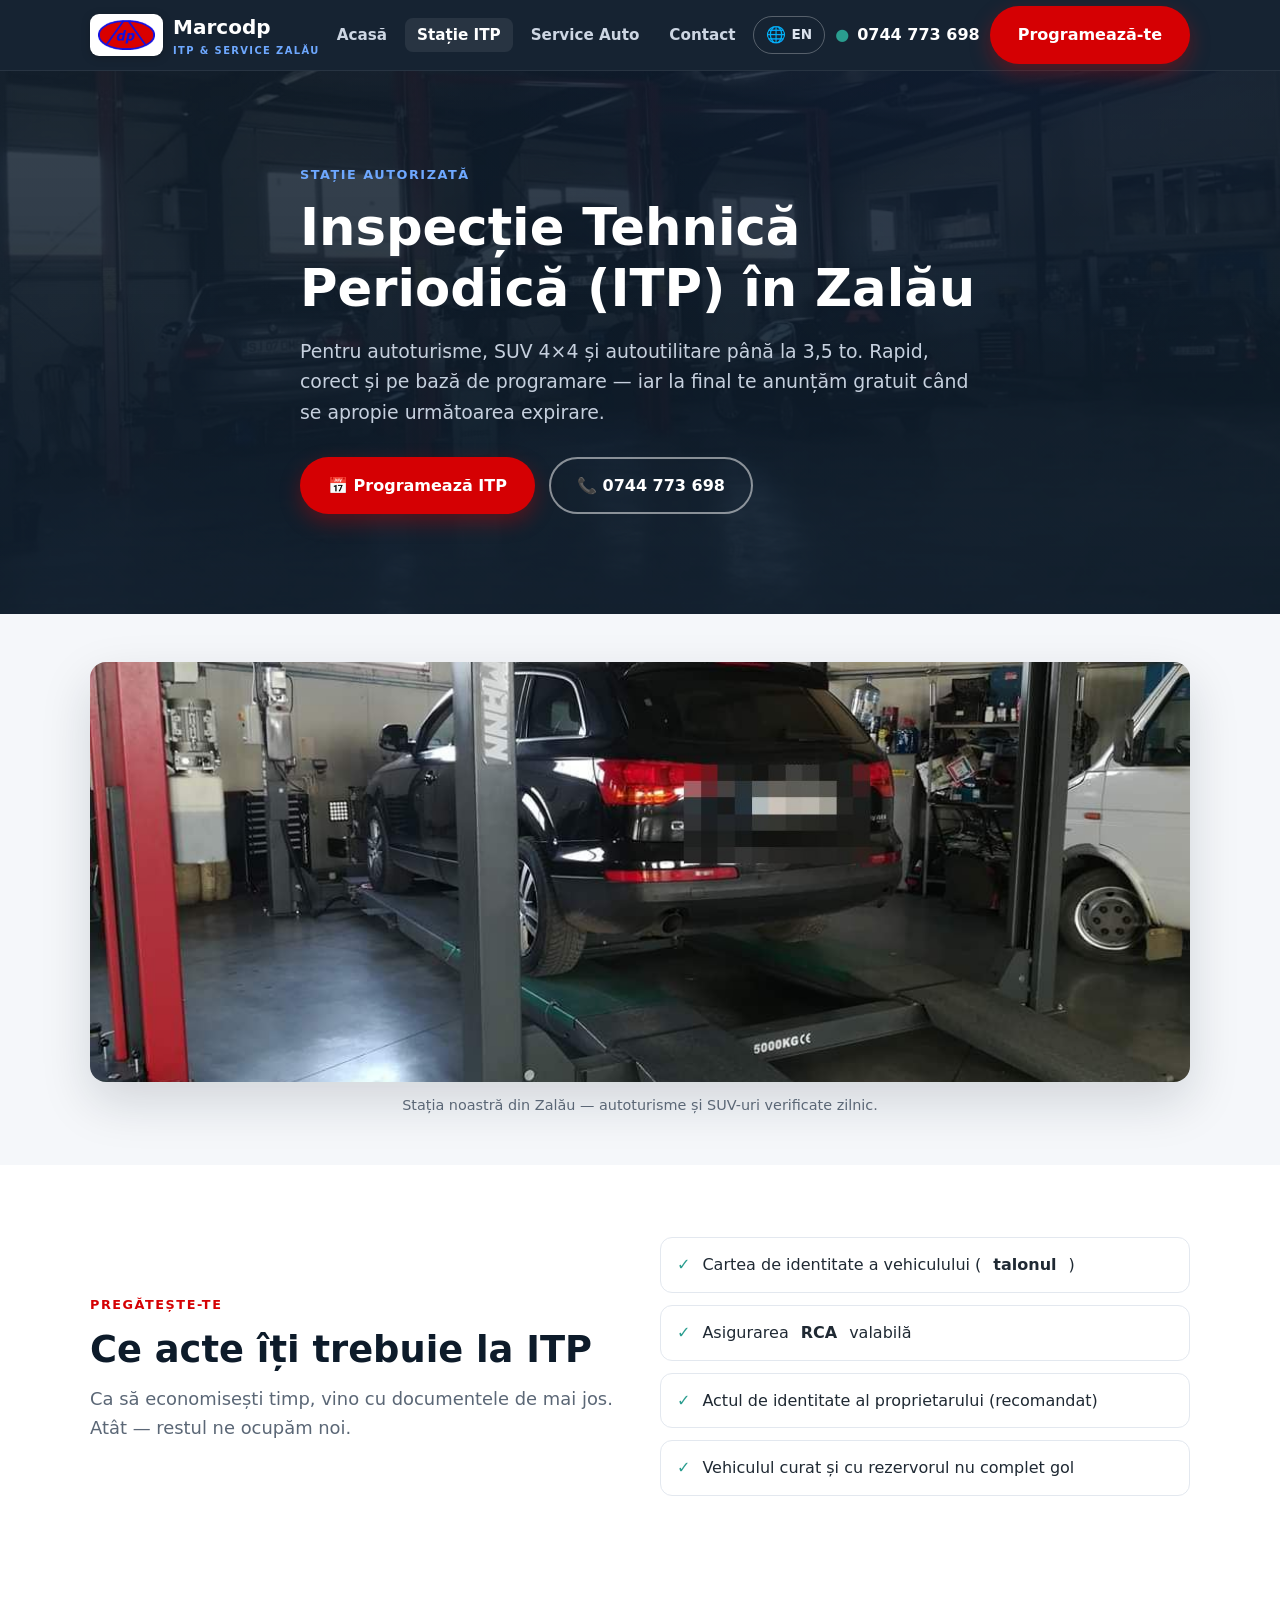
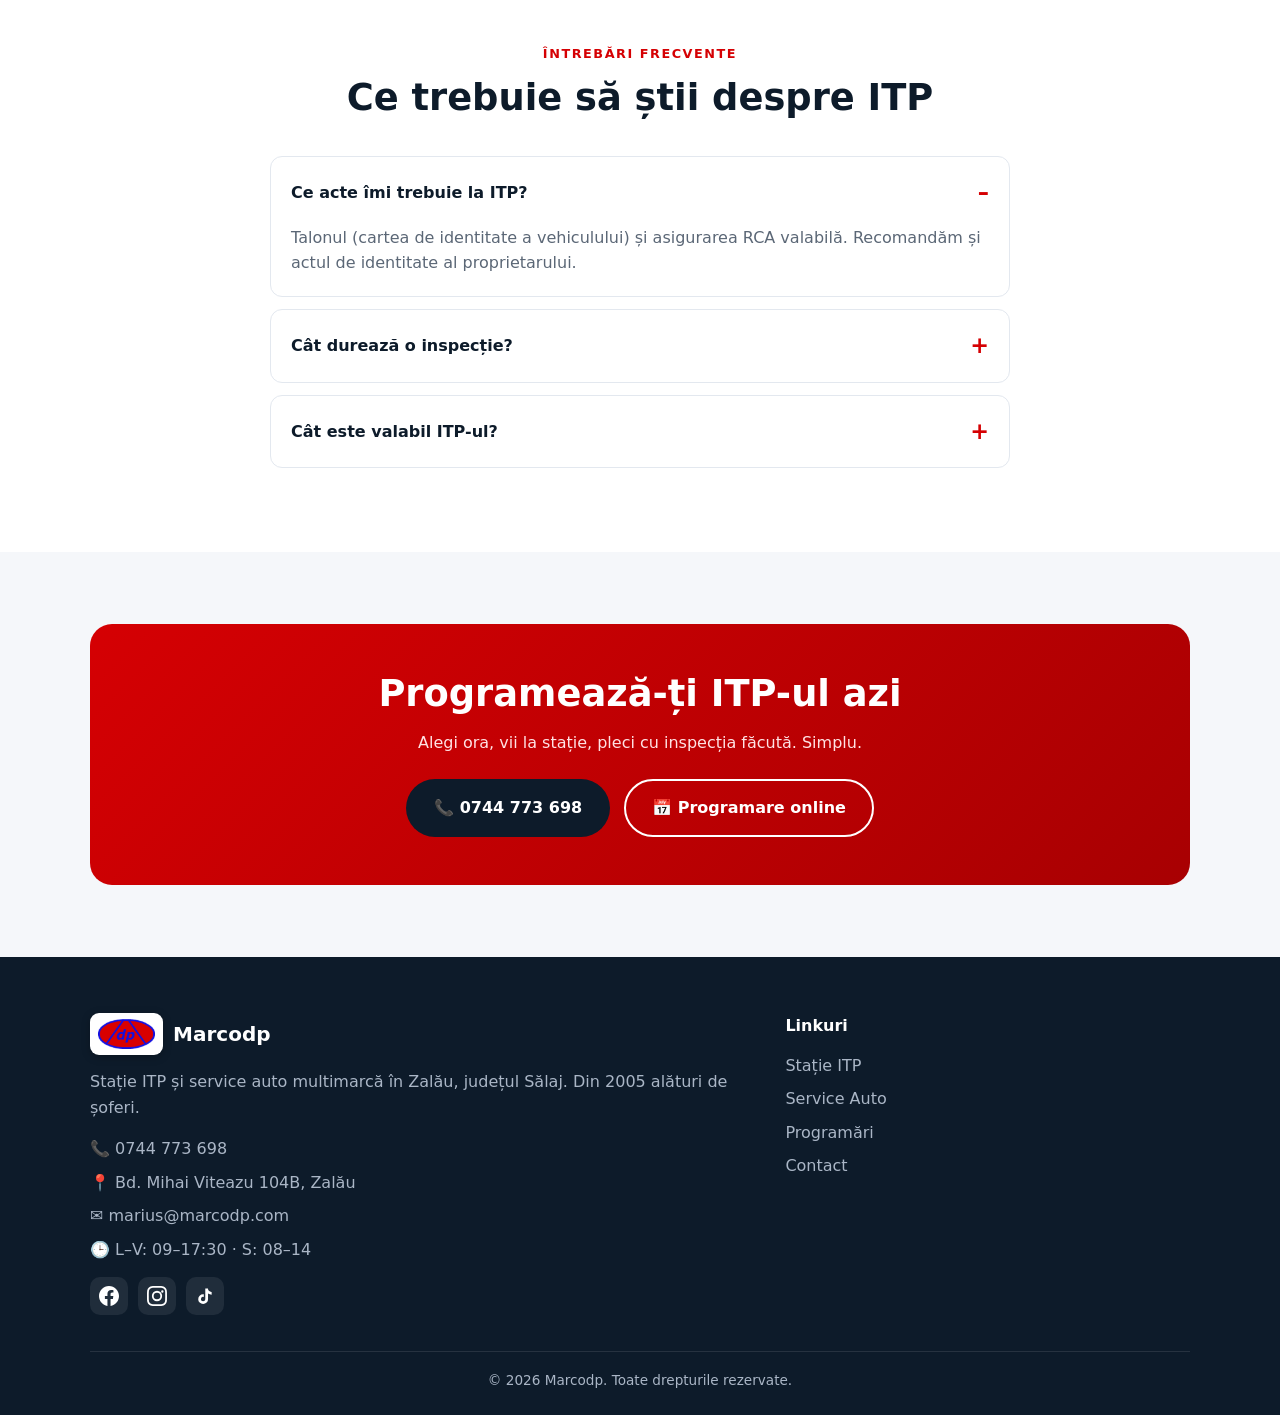
<file: itp.html>
<!DOCTYPE html>
<html lang="ro">
<head>
  <meta charset="UTF-8" />
  <meta name="viewport" content="width=device-width, initial-scale=1.0" />
  <title>Stație ITP Zalău — Acte necesare & Întrebări | Marcodp</title>
  <meta name="description" content="ITP în Zalău pentru autoturisme, SUV 4x4 și autoutilitare până la 3,5 to. Vezi actele necesare și răspunsuri la întrebări frecvente. Programări: 0744 773 698." />
  <link rel="stylesheet" href="assets/styles.css" />
  <!-- FAQ schema pentru Google -->
  <script type="application/ld+json">
  {
    "@context": "https://schema.org",
    "@type": "FAQPage",
    "mainEntity": [
      { "@type": "Question", "name": "Ce acte îmi trebuie la ITP?", "acceptedAnswer": { "@type": "Answer", "text": "Cartea de identitate a vehiculului (talonul) și asigurarea RCA valabilă. Recomandăm și actul de identitate al proprietarului." } },
      { "@type": "Question", "name": "Cât durează o inspecție ITP?", "acceptedAnswer": { "@type": "Answer", "text": "În medie 20–30 de minute pentru un autoturism, dacă vehiculul îndeplinește condițiile tehnice." } },
      { "@type": "Question", "name": "Cât este valabil ITP-ul?", "acceptedAnswer": { "@type": "Answer", "text": "Pentru autoturisme, în general 2 ani; pentru anumite categorii (taxi, transport persoane, vehicule vechi) valabilitatea poate fi de 1 an sau 6 luni." } }
    ]
  }
  </script>
</head>
<body>

  <header class="site-header">
    <div class="container nav">
      <a class="brand" href="index.html"><span class="logo"><img src="assets/img/logo-mark.png" alt="Marco DP" /></span><span>Marcodp<small>ITP & Service Zalău</small></span></a>
      <ul class="nav-links">
        <li><a href="index.html">Acasă</a></li>
        <li><a class="active" href="itp.html">Stație ITP</a></li>
        <li><a href="service.html">Service Auto</a></li>
        <li><a href="contact.html">Contact</a></li>
      </ul>
      <div class="nav-cta">
        <a class="lang" href="en/itp.html" title="Switch to English"><span class="globe">🌐</span> <span class="code">EN</span></a>
        <a class="nav-phone" href="tel:+40744773698"><span class="dot">●</span> 0744 773 698</a>
        <a class="btn btn--primary" href="contact.html#programare">Programează-te</a>
      </div>
      <button class="hamburger" aria-label="Meniu"><span></span><span></span><span></span></button>
    </div>
  </header>

  <!-- Hero compact -->
  <section class="hero">
    <div class="container hero-inner">
      <span class="eyebrow" style="color:var(--accent)">Stație autorizată</span>
      <h1>Inspecție Tehnică Periodică (ITP) în Zalău</h1>
      <p>Pentru autoturisme, SUV 4×4 și autoutilitare până la 3,5 to. Rapid, corect și pe bază de programare —
         iar la final te anunțăm gratuit când se apropie următoarea expirare.</p>
      <div class="hero-actions">
        <a class="btn btn--primary" href="contact.html?svc=itp#programare">📅 Programează ITP</a>
        <a class="btn btn--ghost" href="tel:+40744773698">📞 0744 773 698</a>
      </div>
    </div>
  </section>

  <!-- Photo band -->
  <section class="section--tight">
    <div class="container figure-band">
      <figure>
        <img src="assets/img/suv-itp.jpg" alt="SUV pe standul de verificare la stația ITP Marcodp din Zalău" loading="lazy" />
        <figcaption>Stația noastră din Zalău — autoturisme și SUV-uri verificate zilnic.</figcaption>
      </figure>
    </div>
  </section>

  <!-- Acte necesare -->
  <section class="section" style="background:#fff">
    <div class="container">
      <div class="grid grid-2" style="align-items:center;gap:40px">
        <div>
          <span class="eyebrow">Pregătește-te</span>
          <h2>Ce acte îți trebuie la ITP</h2>
          <p class="lead">Ca să economisești timp, vino cu documentele de mai jos. Atât — restul ne ocupăm noi.</p>
        </div>
        <ul class="checklist">
          <li><span class="tick">✓</span> Cartea de identitate a vehiculului (<strong>talonul</strong>)</li>
          <li><span class="tick">✓</span> Asigurarea <strong>RCA</strong> valabilă</li>
          <li><span class="tick">✓</span> Actul de identitate al proprietarului (recomandat)</li>
          <li><span class="tick">✓</span> Vehiculul curat și cu rezervorul nu complet gol</li>
        </ul>
      </div>
    </div>
  </section>

  <!-- FAQ -->
  <section class="section" style="background:#fff">
    <div class="container" style="max-width:780px">
      <div class="center" style="margin-bottom:36px">
        <span class="eyebrow">Întrebări frecvente</span>
        <h2>Ce trebuie să știi despre ITP</h2>
      </div>
      <div class="faq">
        <details open><summary>Ce acte îmi trebuie la ITP?</summary><p>Talonul (cartea de identitate a vehiculului) și asigurarea RCA valabilă. Recomandăm și actul de identitate al proprietarului.</p></details>
        <details><summary>Cât durează o inspecție?</summary><p>În medie 20–30 de minute pentru un autoturism, dacă vehiculul îndeplinește condițiile tehnice.</p></details>
        <details><summary>Cât este valabil ITP-ul?</summary><p>Pentru autoturisme, în general 2 ani. Pentru taxi, transport persoane sau vehicule mai vechi, valabilitatea poate fi de 1 an sau 6 luni.</p></details>
      </div>
    </div>
  </section>

  <!-- CTA -->
  <section class="section">
    <div class="container">
      <div class="cta-band">
        <h2>Programează-ți ITP-ul azi</h2>
        <p>Alegi ora, vii la stație, pleci cu inspecția făcută. Simplu.</p>
        <div style="display:flex;gap:14px;justify-content:center;flex-wrap:wrap">
          <a class="btn btn--dark" href="tel:+40744773698">📞 0744 773 698</a>
          <a class="btn btn--ghost" href="contact.html#programare" style="border-color:#fff">📅 Programare online</a>
        </div>
      </div>
    </div>
  </section>

  <footer class="site-footer">
    <div class="container">
      <div class="footer-grid footer-grid--slim">
        <div>
          <a class="brand" href="index.html"><span class="logo"><img src="assets/img/logo-mark.png" alt="Marco DP" /></span><span style="color:#fff">Marcodp</span></a>
          <p style="margin-top:14px">Stație ITP și service auto multimarcă în Zalău, județul Sălaj. Din 2005 alături de șoferi.</p>
          <ul class="footer-links" style="margin-top:16px"><li>📞 <a href="tel:+40744773698">0744 773 698</a></li><li>📍 Bd. Mihai Viteazu 104B, Zalău</li><li>✉️ <a href="mailto:marius@marcodp.com">marius@marcodp.com</a></li><li>🕒 L–V: 09–17:30 · S: 08–14</li></ul>
          <div class="social"><a href="https://www.facebook.com/marcodpzalau/" target="_blank" rel="noopener" aria-label="Facebook"><svg viewBox="0 0 24 24" fill="currentColor" aria-hidden="true"><path d="M24 12.07C24 5.4 18.63 0 12 0S0 5.4 0 12.07C0 18.1 4.39 23.1 10.13 24v-8.44H7.08v-3.49h3.05V9.41c0-3.02 1.79-4.69 4.53-4.69 1.31 0 2.68.24 2.68.24v2.97h-1.51c-1.49 0-1.96.93-1.96 1.89v2.25h3.33l-.53 3.49h-2.8V24C19.61 23.1 24 18.1 24 12.07z"/></svg></a><a href="https://www.instagram.com/itpzalau?igsh=bW51cm13eXRtMGx3" target="_blank" rel="noopener" aria-label="Instagram"><svg viewBox="0 0 24 24" fill="currentColor" aria-hidden="true"><path d="M12 2.16c3.2 0 3.58.01 4.85.07 1.17.05 1.8.25 2.23.41.56.22.96.48 1.38.9.42.42.68.82.9 1.38.16.42.36 1.06.41 2.23.06 1.27.07 1.65.07 4.85s-.01 3.58-.07 4.85c-.05 1.17-.25 1.8-.41 2.23-.22.56-.48.96-.9 1.38-.42.42-.82.68-1.38.9-.42.16-1.06.36-2.23.41-1.27.06-1.65.07-4.85.07s-3.58-.01-4.85-.07c-1.17-.05-1.8-.25-2.23-.41a3.7 3.7 0 0 1-1.38-.9 3.7 3.7 0 0 1-.9-1.38c-.16-.42-.36-1.06-.41-2.23C2.17 15.58 2.16 15.2 2.16 12s.01-3.58.07-4.85c.05-1.17.25-1.8.41-2.23.22-.56.48-.96.9-1.38.42-.42.82-.68 1.38-.9.42-.16 1.06-.36 2.23-.41C8.42 2.17 8.8 2.16 12 2.16zM12 0C8.74 0 8.33.01 7.05.07 5.78.13 4.9.33 4.14.63c-.79.31-1.46.72-2.12 1.38C1.36 2.67.95 3.34.63 4.14.33 4.9.13 5.78.07 7.05.01 8.33 0 8.74 0 12s.01 3.67.07 4.95c.06 1.27.26 2.15.56 2.91.31.79.72 1.46 1.38 2.12.66.66 1.33 1.07 2.12 1.38.76.3 1.64.5 2.91.56C8.33 23.99 8.74 24 12 24s3.67-.01 4.95-.07c1.27-.06 2.15-.26 2.91-.56.79-.31 1.46-.72 2.12-1.38.66-.66 1.07-1.33 1.38-2.12.3-.76.5-1.64.56-2.91.06-1.28.07-1.69.07-4.95s-.01-3.67-.07-4.95c-.06-1.27-.26-2.15-.56-2.91-.31-.79-.72-1.46-1.38-2.12C21.33 1.36 20.66.95 19.86.63c-.76-.3-1.64-.5-2.91-.56C15.67.01 15.26 0 12 0zm0 5.84A6.16 6.16 0 1 0 18.16 12 6.16 6.16 0 0 0 12 5.84zM12 16a4 4 0 1 1 4-4 4 4 0 0 1-4 4zm6.41-10.85a1.44 1.44 0 1 0 1.44 1.44 1.44 1.44 0 0 0-1.44-1.44z"/></svg></a><a href="https://www.tiktok.com/@itpzalau_marcodp?_r=1&_t=ZN-97BMrtKsada" target="_blank" rel="noopener" aria-label="TikTok"><svg viewBox="0 0 24 24" fill="currentColor" aria-hidden="true"><path d="M16.6 5.82a4.28 4.28 0 0 1-1.06-2.82h-3.2v12.84a2.59 2.59 0 0 1-2.59 2.46 2.59 2.59 0 1 1 .8-5.06v-3.3a5.86 5.86 0 0 0-.8-.06 5.89 5.89 0 1 0 5.89 5.89V9.01a7.45 7.45 0 0 0 4.34 1.39V7.2a4.28 4.28 0 0 1-3.38-1.38z"/></svg></a></div>
        </div>
        <div><h4>Linkuri</h4><ul class="footer-links"><li><a href="itp.html">Stație ITP</a></li><li><a href="service.html">Service Auto</a></li><li><a href="contact.html#programare">Programări</a></li><li><a href="contact.html">Contact</a></li></ul></div>
      </div>
      <div class="footer-bottom">© 2026 Marcodp. Toate drepturile rezervate.</div>
    </div>
  </footer>

  <div class="floating">
    <a class="fab-call" href="tel:+40744773698" aria-label="Sună">📞</a>
    <a class="fab-wa" href="https://wa.me/40744773698" aria-label="WhatsApp">💬</a>
  </div>
  <script src="assets/script.js"></script>
</body>
</html>
</file>
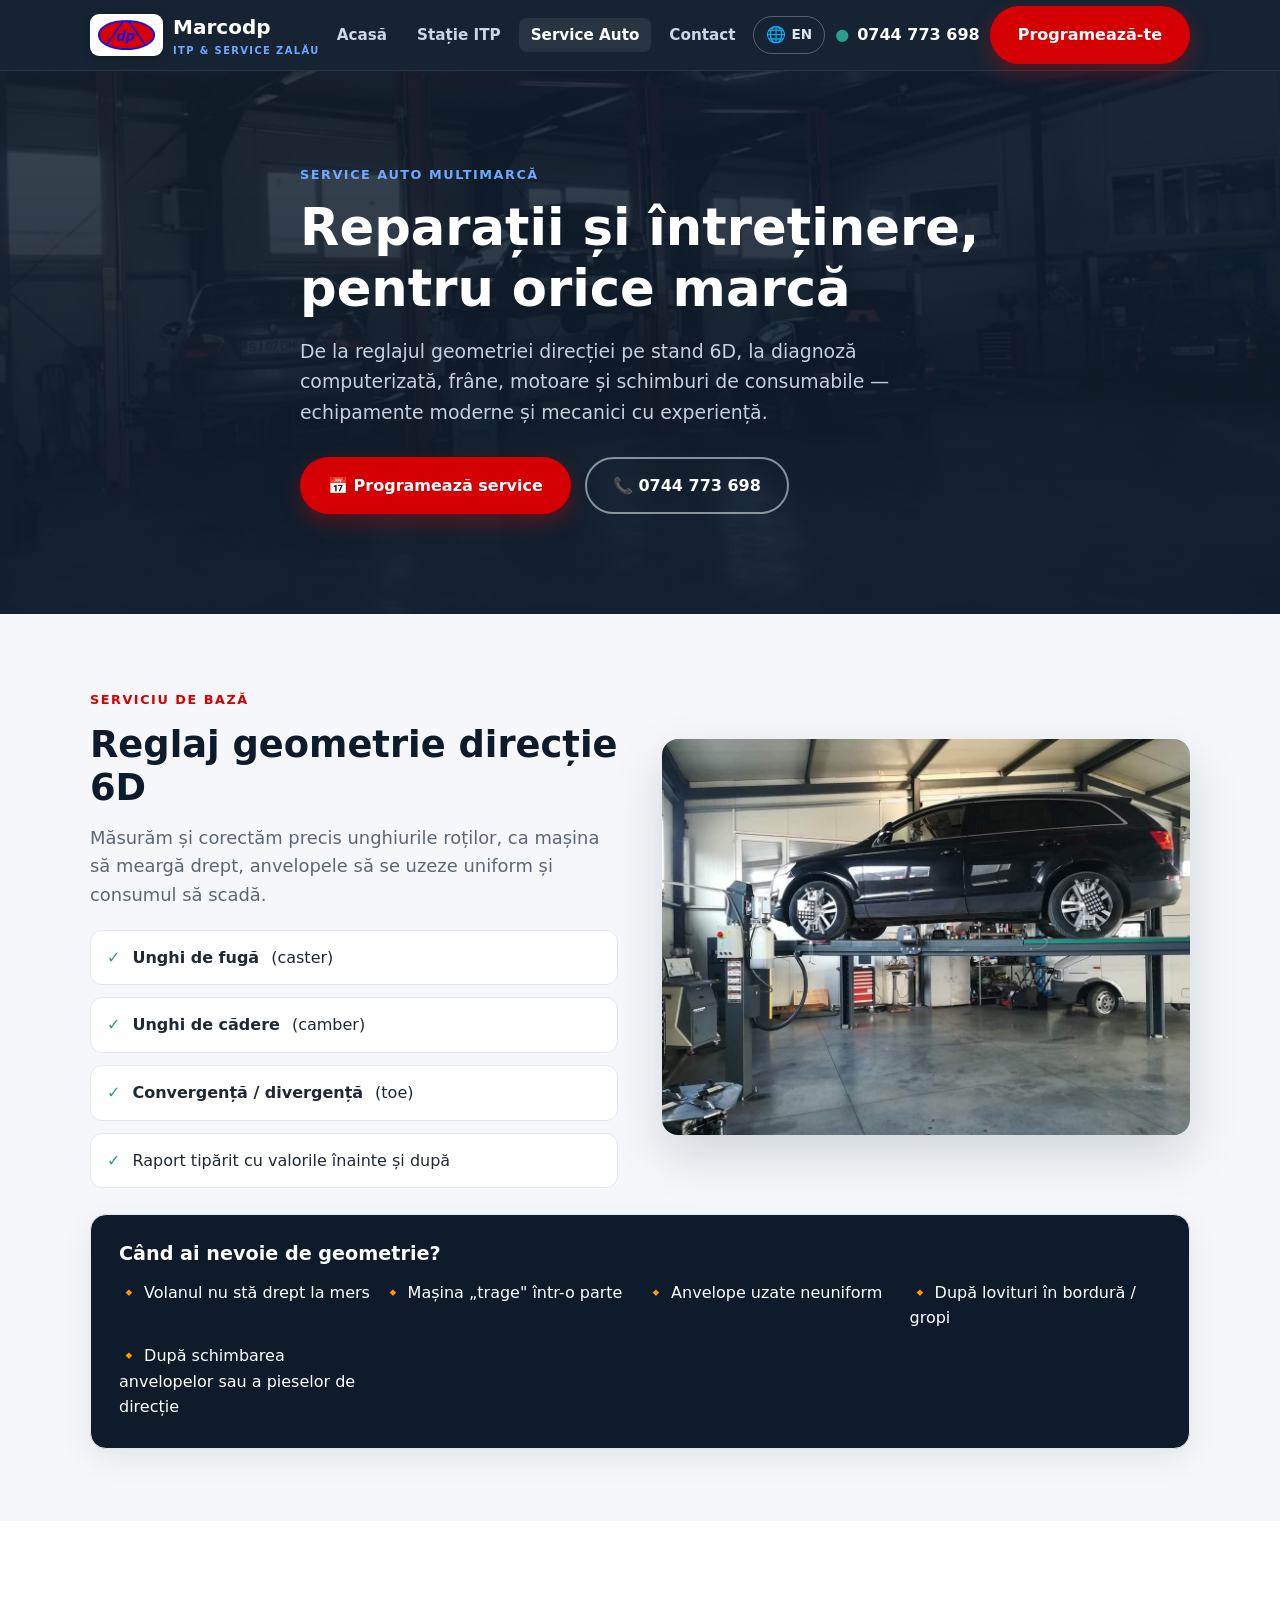
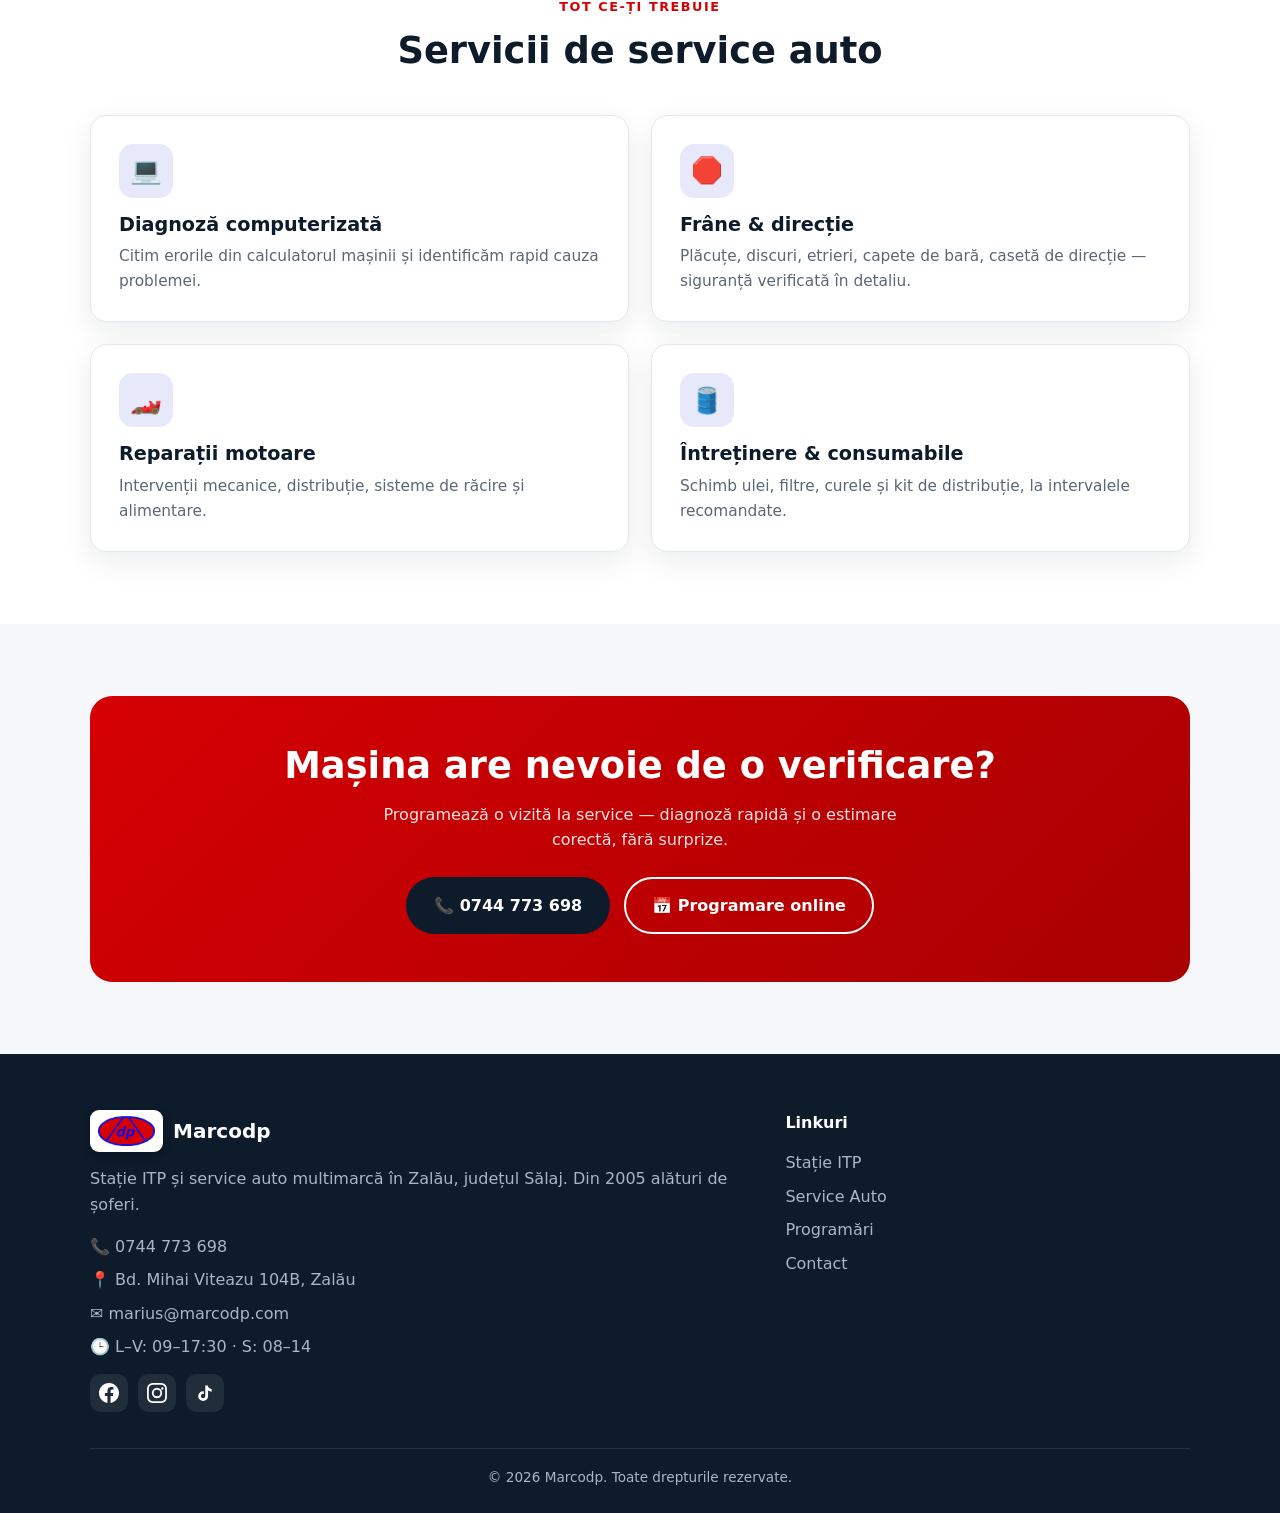
<file: service.html>
<!DOCTYPE html>
<html lang="ro">
<head>
  <meta charset="UTF-8" />
  <meta name="viewport" content="width=device-width, initial-scale=1.0" />
  <title>Service Auto Multimarcă Zalău — Geometrie 6D, Diagnoză, Frâne | Marcodp</title>
  <meta name="description" content="Service auto multimarcă în Zalău: reglaj geometrie direcție 6D, diagnoză computerizată, reparații frâne, motoare, schimb ulei, filtre și curele. Programări: 0744 773 698." />
  <link rel="stylesheet" href="assets/styles.css" />
</head>
<body>

  <header class="site-header">
    <div class="container nav">
      <a class="brand" href="index.html"><span class="logo"><img src="assets/img/logo-mark.png" alt="Marco DP" /></span><span>Marcodp<small>ITP & Service Zalău</small></span></a>
      <ul class="nav-links">
        <li><a href="index.html">Acasă</a></li>
        <li><a href="itp.html">Stație ITP</a></li>
        <li><a class="active" href="service.html">Service Auto</a></li>
        <li><a href="contact.html">Contact</a></li>
      </ul>
      <div class="nav-cta">
        <a class="lang" href="en/service.html" title="Switch to English"><span class="globe">🌐</span> <span class="code">EN</span></a>
        <a class="nav-phone" href="tel:+40744773698"><span class="dot">●</span> 0744 773 698</a>
        <a class="btn btn--primary" href="contact.html#programare">Programează-te</a>
      </div>
      <button class="hamburger" aria-label="Meniu"><span></span><span></span><span></span></button>
    </div>
  </header>

  <section class="hero">
    <div class="container hero-inner">
      <span class="eyebrow" style="color:var(--accent)">Service auto multimarcă</span>
      <h1>Reparații și întreținere, pentru orice marcă</h1>
      <p>De la reglajul geometriei direcției pe stand 6D, la diagnoză computerizată, frâne, motoare
         și schimburi de consumabile — echipamente moderne și mecanici cu experiență.</p>
      <div class="hero-actions">
        <a class="btn btn--primary" href="contact.html?svc=alignment#programare">📅 Programează service</a>
        <a class="btn btn--ghost" href="tel:+40744773698">📞 0744 773 698</a>
      </div>
    </div>
  </section>

  <!-- Serviciu vedetă: geometrie -->
  <section class="section">
    <div class="container">
      <div class="grid grid-2" style="align-items:center;gap:44px">
        <div>
          <span class="eyebrow">Serviciu de bază</span>
          <h2>Reglaj geometrie direcție 6D</h2>
          <p class="lead">Măsurăm și corectăm precis unghiurile roților, ca mașina să meargă drept, anvelopele să se uzeze uniform și consumul să scadă.</p>
          <ul class="checklist" style="margin-top:20px">
            <li><span class="tick">✓</span> <strong>Unghi de fugă</strong> (caster)</li>
            <li><span class="tick">✓</span> <strong>Unghi de cădere</strong> (camber)</li>
            <li><span class="tick">✓</span> <strong>Convergență / divergență</strong> (toe)</li>
            <li><span class="tick">✓</span> Raport tipărit cu valorile înainte și după</li>
          </ul>
        </div>
        <div>
          <img class="feature-img" src="assets/img/alignment.jpg" alt="Reglaj geometrie direcție 6D pe un SUV la Marcodp Zalău" loading="lazy" />
        </div>
      </div>
      <div class="card" style="margin-top:26px;background:var(--navy);color:#fff">
        <h3 style="color:#fff">Când ai nevoie de geometrie?</h3>
        <ul style="list-style:none;display:grid;grid-template-columns:repeat(auto-fit,minmax(230px,1fr));gap:12px;margin-top:14px">
          <li>🔸 Volanul nu stă drept la mers</li>
          <li>🔸 Mașina „trage" într-o parte</li>
          <li>🔸 Anvelope uzate neuniform</li>
          <li>🔸 După lovituri în bordură / gropi</li>
          <li>🔸 După schimbarea anvelopelor sau a pieselor de direcție</li>
        </ul>
      </div>
    </div>
  </section>

  <!-- Toate serviciile -->
  <section class="section" style="background:#fff">
    <div class="container">
      <div class="center" style="margin-bottom:42px">
        <span class="eyebrow">Tot ce-ți trebuie</span>
        <h2>Servicii de service auto</h2>
      </div>
      <div class="grid grid-2">
        <div class="card"><div class="ico-box">💻</div><h3>Diagnoză computerizată</h3><p>Citim erorile din calculatorul mașinii și identificăm rapid cauza problemei.</p></div>
        <div class="card"><div class="ico-box">🛑</div><h3>Frâne & direcție</h3><p>Plăcuțe, discuri, etrieri, capete de bară, casetă de direcție — siguranță verificată în detaliu.</p></div>
        <div class="card"><div class="ico-box">🏎️</div><h3>Reparații motoare</h3><p>Intervenții mecanice, distribuție, sisteme de răcire și alimentare.</p></div>
        <div class="card"><div class="ico-box">🛢️</div><h3>Întreținere & consumabile</h3><p>Schimb ulei, filtre, curele și kit de distribuție, la intervalele recomandate.</p></div>
      </div>
    </div>
  </section>

  <!-- CTA -->
  <section class="section">
    <div class="container">
      <div class="cta-band">
        <h2>Mașina are nevoie de o verificare?</h2>
        <p>Programează o vizită la service — diagnoză rapidă și o estimare corectă, fără surprize.</p>
        <div style="display:flex;gap:14px;justify-content:center;flex-wrap:wrap">
          <a class="btn btn--dark" href="tel:+40744773698">📞 0744 773 698</a>
          <a class="btn btn--ghost" href="contact.html#programare" style="border-color:#fff">📅 Programare online</a>
        </div>
      </div>
    </div>
  </section>

  <footer class="site-footer">
    <div class="container">
      <div class="footer-grid footer-grid--slim">
        <div>
          <a class="brand" href="index.html"><span class="logo"><img src="assets/img/logo-mark.png" alt="Marco DP" /></span><span style="color:#fff">Marcodp</span></a>
          <p style="margin-top:14px">Stație ITP și service auto multimarcă în Zalău, județul Sălaj. Din 2005 alături de șoferi.</p>
          <ul class="footer-links" style="margin-top:16px"><li>📞 <a href="tel:+40744773698">0744 773 698</a></li><li>📍 Bd. Mihai Viteazu 104B, Zalău</li><li>✉️ <a href="mailto:marius@marcodp.com">marius@marcodp.com</a></li><li>🕒 L–V: 09–17:30 · S: 08–14</li></ul>
          <div class="social"><a href="https://www.facebook.com/marcodpzalau/" target="_blank" rel="noopener" aria-label="Facebook"><svg viewBox="0 0 24 24" fill="currentColor" aria-hidden="true"><path d="M24 12.07C24 5.4 18.63 0 12 0S0 5.4 0 12.07C0 18.1 4.39 23.1 10.13 24v-8.44H7.08v-3.49h3.05V9.41c0-3.02 1.79-4.69 4.53-4.69 1.31 0 2.68.24 2.68.24v2.97h-1.51c-1.49 0-1.96.93-1.96 1.89v2.25h3.33l-.53 3.49h-2.8V24C19.61 23.1 24 18.1 24 12.07z"/></svg></a><a href="https://www.instagram.com/itpzalau?igsh=bW51cm13eXRtMGx3" target="_blank" rel="noopener" aria-label="Instagram"><svg viewBox="0 0 24 24" fill="currentColor" aria-hidden="true"><path d="M12 2.16c3.2 0 3.58.01 4.85.07 1.17.05 1.8.25 2.23.41.56.22.96.48 1.38.9.42.42.68.82.9 1.38.16.42.36 1.06.41 2.23.06 1.27.07 1.65.07 4.85s-.01 3.58-.07 4.85c-.05 1.17-.25 1.8-.41 2.23-.22.56-.48.96-.9 1.38-.42.42-.82.68-1.38.9-.42.16-1.06.36-2.23.41-1.27.06-1.65.07-4.85.07s-3.58-.01-4.85-.07c-1.17-.05-1.8-.25-2.23-.41a3.7 3.7 0 0 1-1.38-.9 3.7 3.7 0 0 1-.9-1.38c-.16-.42-.36-1.06-.41-2.23C2.17 15.58 2.16 15.2 2.16 12s.01-3.58.07-4.85c.05-1.17.25-1.8.41-2.23.22-.56.48-.96.9-1.38.42-.42.82-.68 1.38-.9.42-.16 1.06-.36 2.23-.41C8.42 2.17 8.8 2.16 12 2.16zM12 0C8.74 0 8.33.01 7.05.07 5.78.13 4.9.33 4.14.63c-.79.31-1.46.72-2.12 1.38C1.36 2.67.95 3.34.63 4.14.33 4.9.13 5.78.07 7.05.01 8.33 0 8.74 0 12s.01 3.67.07 4.95c.06 1.27.26 2.15.56 2.91.31.79.72 1.46 1.38 2.12.66.66 1.33 1.07 2.12 1.38.76.3 1.64.5 2.91.56C8.33 23.99 8.74 24 12 24s3.67-.01 4.95-.07c1.27-.06 2.15-.26 2.91-.56.79-.31 1.46-.72 2.12-1.38.66-.66 1.07-1.33 1.38-2.12.3-.76.5-1.64.56-2.91.06-1.28.07-1.69.07-4.95s-.01-3.67-.07-4.95c-.06-1.27-.26-2.15-.56-2.91-.31-.79-.72-1.46-1.38-2.12C21.33 1.36 20.66.95 19.86.63c-.76-.3-1.64-.5-2.91-.56C15.67.01 15.26 0 12 0zm0 5.84A6.16 6.16 0 1 0 18.16 12 6.16 6.16 0 0 0 12 5.84zM12 16a4 4 0 1 1 4-4 4 4 0 0 1-4 4zm6.41-10.85a1.44 1.44 0 1 0 1.44 1.44 1.44 1.44 0 0 0-1.44-1.44z"/></svg></a><a href="https://www.tiktok.com/@itpzalau_marcodp?_r=1&_t=ZN-97BMrtKsada" target="_blank" rel="noopener" aria-label="TikTok"><svg viewBox="0 0 24 24" fill="currentColor" aria-hidden="true"><path d="M16.6 5.82a4.28 4.28 0 0 1-1.06-2.82h-3.2v12.84a2.59 2.59 0 0 1-2.59 2.46 2.59 2.59 0 1 1 .8-5.06v-3.3a5.86 5.86 0 0 0-.8-.06 5.89 5.89 0 1 0 5.89 5.89V9.01a7.45 7.45 0 0 0 4.34 1.39V7.2a4.28 4.28 0 0 1-3.38-1.38z"/></svg></a></div>
        </div>
        <div><h4>Linkuri</h4><ul class="footer-links"><li><a href="itp.html">Stație ITP</a></li><li><a href="service.html">Service Auto</a></li><li><a href="contact.html#programare">Programări</a></li><li><a href="contact.html">Contact</a></li></ul></div>
      </div>
      <div class="footer-bottom">© 2026 Marcodp. Toate drepturile rezervate.</div>
    </div>
  </footer>

  <div class="floating">
    <a class="fab-call" href="tel:+40744773698" aria-label="Sună">📞</a>
    <a class="fab-wa" href="https://wa.me/40744773698" aria-label="WhatsApp">💬</a>
  </div>
  <script src="assets/script.js"></script>
</body>
</html>
</file>
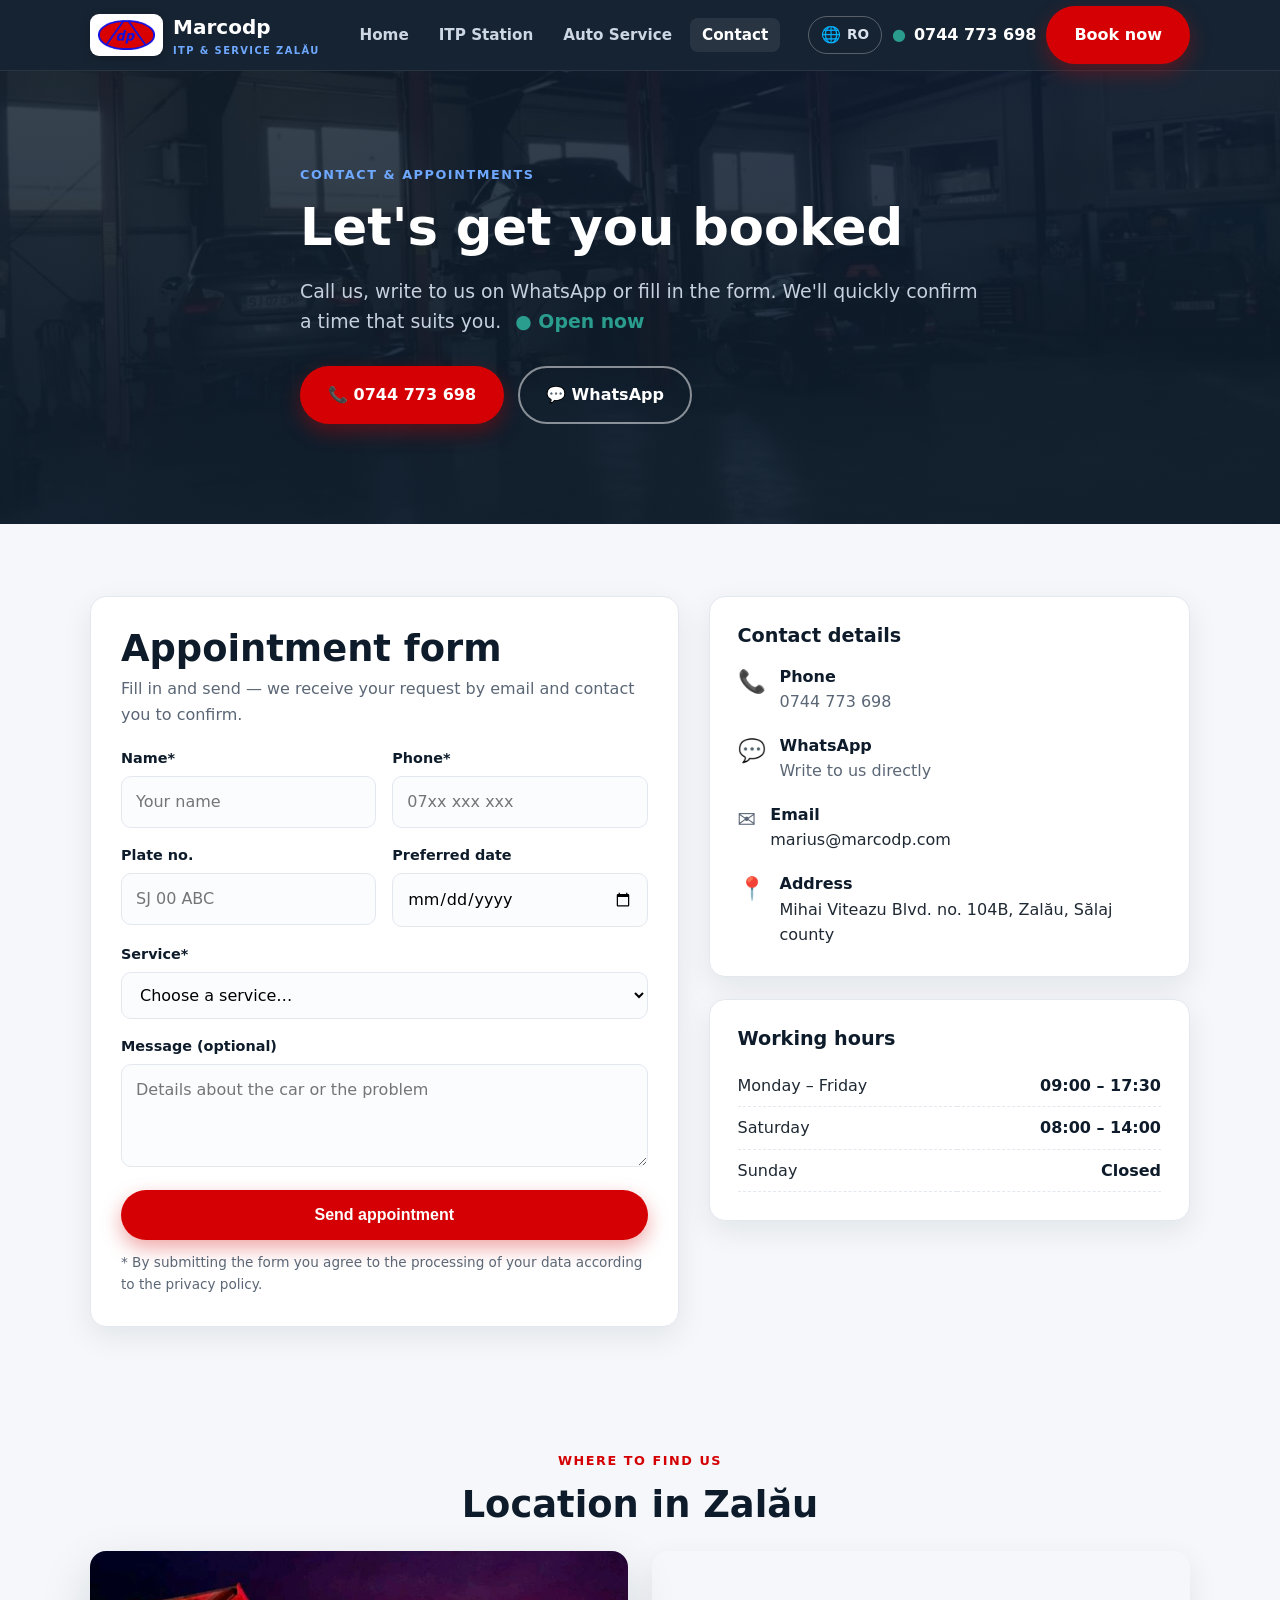
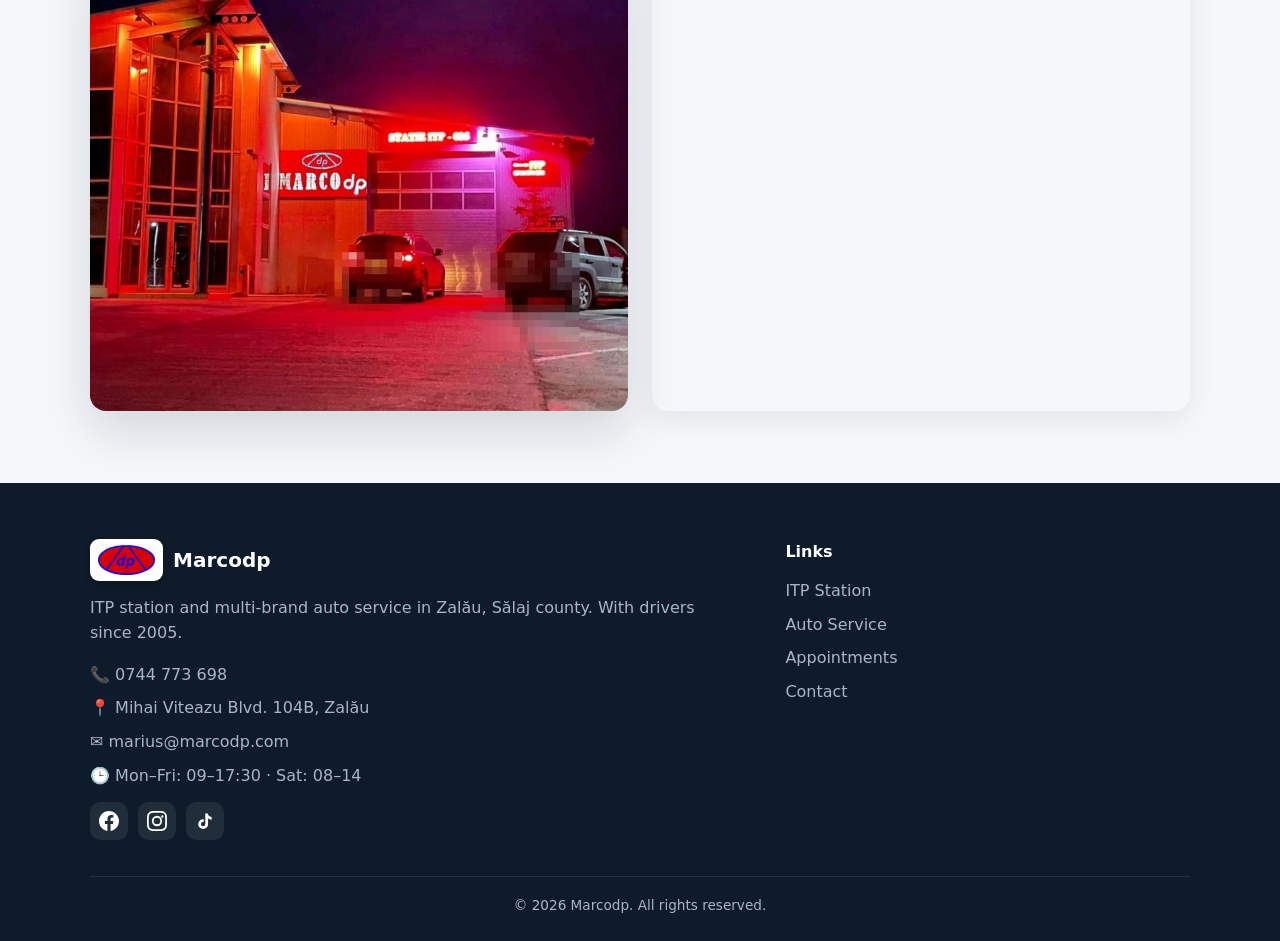
<file: en/contact.html>
<!DOCTYPE html>
<html lang="en">
<head>
  <meta charset="UTF-8" />
  <meta name="viewport" content="width=device-width, initial-scale=1.0" />
  <title>Contact & ITP/Service Appointments — Zalău | Marcodp</title>
  <meta name="description" content="Book an ITP or auto service in Zalău. Phone 0744 773 698, working hours, map and online appointment form." />
  <link rel="stylesheet" href="../assets/styles.css" />
</head>
<body>

  <header class="site-header">
    <div class="container nav">
      <a class="brand" href="index.html"><span class="logo"><img src="../assets/img/logo-mark.png" alt="Marco DP" /></span><span>Marcodp<small>ITP & Service Zalău</small></span></a>
      <ul class="nav-links">
        <li><a href="index.html">Home</a></li>
        <li><a href="itp.html">ITP Station</a></li>
        <li><a href="service.html">Auto Service</a></li>
        <li><a class="active" href="contact.html">Contact</a></li>
      </ul>
      <div class="nav-cta">
        <a class="lang" href="../contact.html" title="Comută în română"><span class="globe">🌐</span> <span class="code">RO</span></a>
        <a class="nav-phone" href="tel:+40744773698"><span class="dot">●</span> 0744 773 698</a>
        <a class="btn btn--primary" href="#programare">Book now</a>
      </div>
      <button class="hamburger" aria-label="Menu"><span></span><span></span><span></span></button>
    </div>
  </header>

  <section class="hero">
    <div class="container hero-inner">
      <span class="eyebrow" style="color:var(--accent)">Contact & Appointments</span>
      <h1>Let's get you booked</h1>
      <p>Call us, write to us on WhatsApp or fill in the form. We'll quickly confirm a time that suits you.
         <span class="badge-open" data-open-status style="margin-left:8px">● ...</span></p>
      <div class="hero-actions">
        <a class="btn btn--primary" href="tel:+40744773698">📞 0744 773 698</a>
        <a class="btn btn--ghost" href="https://wa.me/40744773698">💬 WhatsApp</a>
      </div>
    </div>
  </section>

  <!-- Form + info -->
  <section class="section" id="programare">
    <div class="container">
      <div class="info-row">
        <!-- Form -->
        <form class="form" id="booking-form">
          <h2 style="margin-bottom:6px">Appointment form</h2>
          <p style="color:var(--muted);margin-bottom:20px">Fill in and send — we receive your request by email and contact you to confirm.</p>
          <div class="row">
            <div class="field"><label for="nume">Name*</label><input id="nume" name="nume" required placeholder="Your name" /></div>
            <div class="field"><label for="telefon">Phone*</label><input id="telefon" name="telefon" type="tel" required placeholder="07xx xxx xxx" /></div>
          </div>
          <div class="row">
            <div class="field"><label for="numar">Plate no.</label><input id="numar" name="numar" placeholder="SJ 00 ABC" /></div>
            <div class="field"><label for="data">Preferred date</label><input id="data" name="data" type="date" /></div>
          </div>
          <div class="field">
            <label for="serviciu">Service*</label>
            <select id="serviciu" name="serviciu" required>
              <option value="">Choose a service…</option>
              <option>ITP passenger car</option>
              <option>ITP SUV / 4×4</option>
              <option>ITP van up to 3.5 t</option>
              <option>6D wheel alignment</option>
              <option>Diagnostics</option>
              <option>Brake / steering / engine repairs</option>
              <option>Oil & filter change</option>
              <option>Other</option>
            </select>
          </div>
          <div class="field"><label for="mesaj">Message (optional)</label><textarea id="mesaj" name="mesaj" rows="3" placeholder="Details about the car or the problem"></textarea></div>
          <button class="btn btn--primary btn--block" type="submit">Send appointment</button>
          <p class="form-ok" style="display:none;color:var(--green);font-weight:700;margin-top:14px">✓ Done! We received your request. We'll contact you shortly to confirm.</p>
          <p class="note">* By submitting the form you agree to the processing of your data according to the privacy policy.</p>
        </form>

        <!-- Info -->
        <div>
          <div class="card" style="margin-bottom:22px">
            <h3 style="margin-bottom:16px">Contact details</h3>
            <ul class="info-list">
              <li><span class="ico">📞</span><div><strong>Phone</strong><span><a href="tel:+40744773698">0744 773 698</a></span></div></li>
              <li><span class="ico">💬</span><div><strong>WhatsApp</strong><span><a href="https://wa.me/40744773698">Write to us directly</a></span></div></li>
              <li><span class="ico">✉️</span><div><strong>Email</strong><a href="mailto:marius@marcodp.com">marius@marcodp.com</a></div></li>
              <li><span class="ico">📍</span><div><strong>Address</strong>Mihai Viteazu Blvd. no. 104B, Zalău, Sălaj county</div></li>
            </ul>
          </div>
          <div class="card">
            <h3 style="margin-bottom:14px">Working hours</h3>
            <table class="hours-table">
              <tr><td>Monday – Friday</td><td>09:00 – 17:30</td></tr>
              <tr><td>Saturday</td><td>08:00 – 14:00</td></tr>
              <tr><td>Sunday</td><td>Closed</td></tr>
            </table>
            
          </div>
        </div>
      </div>
    </div>
  </section>

  <!-- Map -->
  <section class="section--tight" style="padding-bottom:72px">
    <div class="container">
      <div class="center" style="margin-bottom:24px">
        <span class="eyebrow">Where to find us</span>
        <h2>Location in Zalău</h2>
      </div>
      <div class="grid grid-2" style="gap:24px;align-items:stretch">
        <img class="feature-img" src="../assets/img/building.jpg" alt="The Marco DP premises in Zalău — auto service and ITP station" loading="lazy" />
        <iframe
          class="map-embed"
          src="https://www.google.com/maps?q=47.225505,23.010668&z=16&output=embed"
          loading="lazy"
          referrerpolicy="no-referrer-when-downgrade"
          title="Marcodp Zalău map"></iframe>
      </div>
    </div>
  </section>

  <footer class="site-footer">
    <div class="container">
      <div class="footer-grid footer-grid--slim">
        <div>
          <a class="brand" href="index.html"><span class="logo"><img src="../assets/img/logo-mark.png" alt="Marco DP" /></span><span style="color:#fff">Marcodp</span></a>
          <p style="margin-top:14px">ITP station and multi-brand auto service in Zalău, Sălaj county. With drivers since 2005.</p>
          <ul class="footer-links" style="margin-top:16px"><li>📞 <a href="tel:+40744773698">0744 773 698</a></li><li>📍 Mihai Viteazu Blvd. 104B, Zalău</li><li>✉️ <a href="mailto:marius@marcodp.com">marius@marcodp.com</a></li><li>🕒 Mon–Fri: 09–17:30 · Sat: 08–14</li></ul>
          <div class="social"><a href="https://www.facebook.com/marcodpzalau/" target="_blank" rel="noopener" aria-label="Facebook"><svg viewBox="0 0 24 24" fill="currentColor" aria-hidden="true"><path d="M24 12.07C24 5.4 18.63 0 12 0S0 5.4 0 12.07C0 18.1 4.39 23.1 10.13 24v-8.44H7.08v-3.49h3.05V9.41c0-3.02 1.79-4.69 4.53-4.69 1.31 0 2.68.24 2.68.24v2.97h-1.51c-1.49 0-1.96.93-1.96 1.89v2.25h3.33l-.53 3.49h-2.8V24C19.61 23.1 24 18.1 24 12.07z"/></svg></a><a href="https://www.instagram.com/itpzalau?igsh=bW51cm13eXRtMGx3" target="_blank" rel="noopener" aria-label="Instagram"><svg viewBox="0 0 24 24" fill="currentColor" aria-hidden="true"><path d="M12 2.16c3.2 0 3.58.01 4.85.07 1.17.05 1.8.25 2.23.41.56.22.96.48 1.38.9.42.42.68.82.9 1.38.16.42.36 1.06.41 2.23.06 1.27.07 1.65.07 4.85s-.01 3.58-.07 4.85c-.05 1.17-.25 1.8-.41 2.23-.22.56-.48.96-.9 1.38-.42.42-.82.68-1.38.9-.42.16-1.06.36-2.23.41-1.27.06-1.65.07-4.85.07s-3.58-.01-4.85-.07c-1.17-.05-1.8-.25-2.23-.41a3.7 3.7 0 0 1-1.38-.9 3.7 3.7 0 0 1-.9-1.38c-.16-.42-.36-1.06-.41-2.23C2.17 15.58 2.16 15.2 2.16 12s.01-3.58.07-4.85c.05-1.17.25-1.8.41-2.23.22-.56.48-.96.9-1.38.42-.42.82-.68 1.38-.9.42-.16 1.06-.36 2.23-.41C8.42 2.17 8.8 2.16 12 2.16zM12 0C8.74 0 8.33.01 7.05.07 5.78.13 4.9.33 4.14.63c-.79.31-1.46.72-2.12 1.38C1.36 2.67.95 3.34.63 4.14.33 4.9.13 5.78.07 7.05.01 8.33 0 8.74 0 12s.01 3.67.07 4.95c.06 1.27.26 2.15.56 2.91.31.79.72 1.46 1.38 2.12.66.66 1.33 1.07 2.12 1.38.76.3 1.64.5 2.91.56C8.33 23.99 8.74 24 12 24s3.67-.01 4.95-.07c1.27-.06 2.15-.26 2.91-.56.79-.31 1.46-.72 2.12-1.38.66-.66 1.07-1.33 1.38-2.12.3-.76.5-1.64.56-2.91.06-1.28.07-1.69.07-4.95s-.01-3.67-.07-4.95c-.06-1.27-.26-2.15-.56-2.91-.31-.79-.72-1.46-1.38-2.12C21.33 1.36 20.66.95 19.86.63c-.76-.3-1.64-.5-2.91-.56C15.67.01 15.26 0 12 0zm0 5.84A6.16 6.16 0 1 0 18.16 12 6.16 6.16 0 0 0 12 5.84zM12 16a4 4 0 1 1 4-4 4 4 0 0 1-4 4zm6.41-10.85a1.44 1.44 0 1 0 1.44 1.44 1.44 1.44 0 0 0-1.44-1.44z"/></svg></a><a href="https://www.tiktok.com/@itpzalau_marcodp?_r=1&_t=ZN-97BMrtKsada" target="_blank" rel="noopener" aria-label="TikTok"><svg viewBox="0 0 24 24" fill="currentColor" aria-hidden="true"><path d="M16.6 5.82a4.28 4.28 0 0 1-1.06-2.82h-3.2v12.84a2.59 2.59 0 0 1-2.59 2.46 2.59 2.59 0 1 1 .8-5.06v-3.3a5.86 5.86 0 0 0-.8-.06 5.89 5.89 0 1 0 5.89 5.89V9.01a7.45 7.45 0 0 0 4.34 1.39V7.2a4.28 4.28 0 0 1-3.38-1.38z"/></svg></a></div>
        </div>
        <div><h4>Links</h4><ul class="footer-links"><li><a href="itp.html">ITP Station</a></li><li><a href="service.html">Auto Service</a></li><li><a href="contact.html#programare">Appointments</a></li><li><a href="contact.html">Contact</a></li></ul></div>
      </div>
      <div class="footer-bottom">© 2026 Marcodp. All rights reserved.</div>
    </div>
  </footer>

  <div class="floating">
    <a class="fab-call" href="tel:+40744773698" aria-label="Call">📞</a>
    <a class="fab-wa" href="https://wa.me/40744773698" aria-label="WhatsApp">💬</a>
  </div>
  <script src="../assets/script.js"></script>
</body>
</html>
</file>
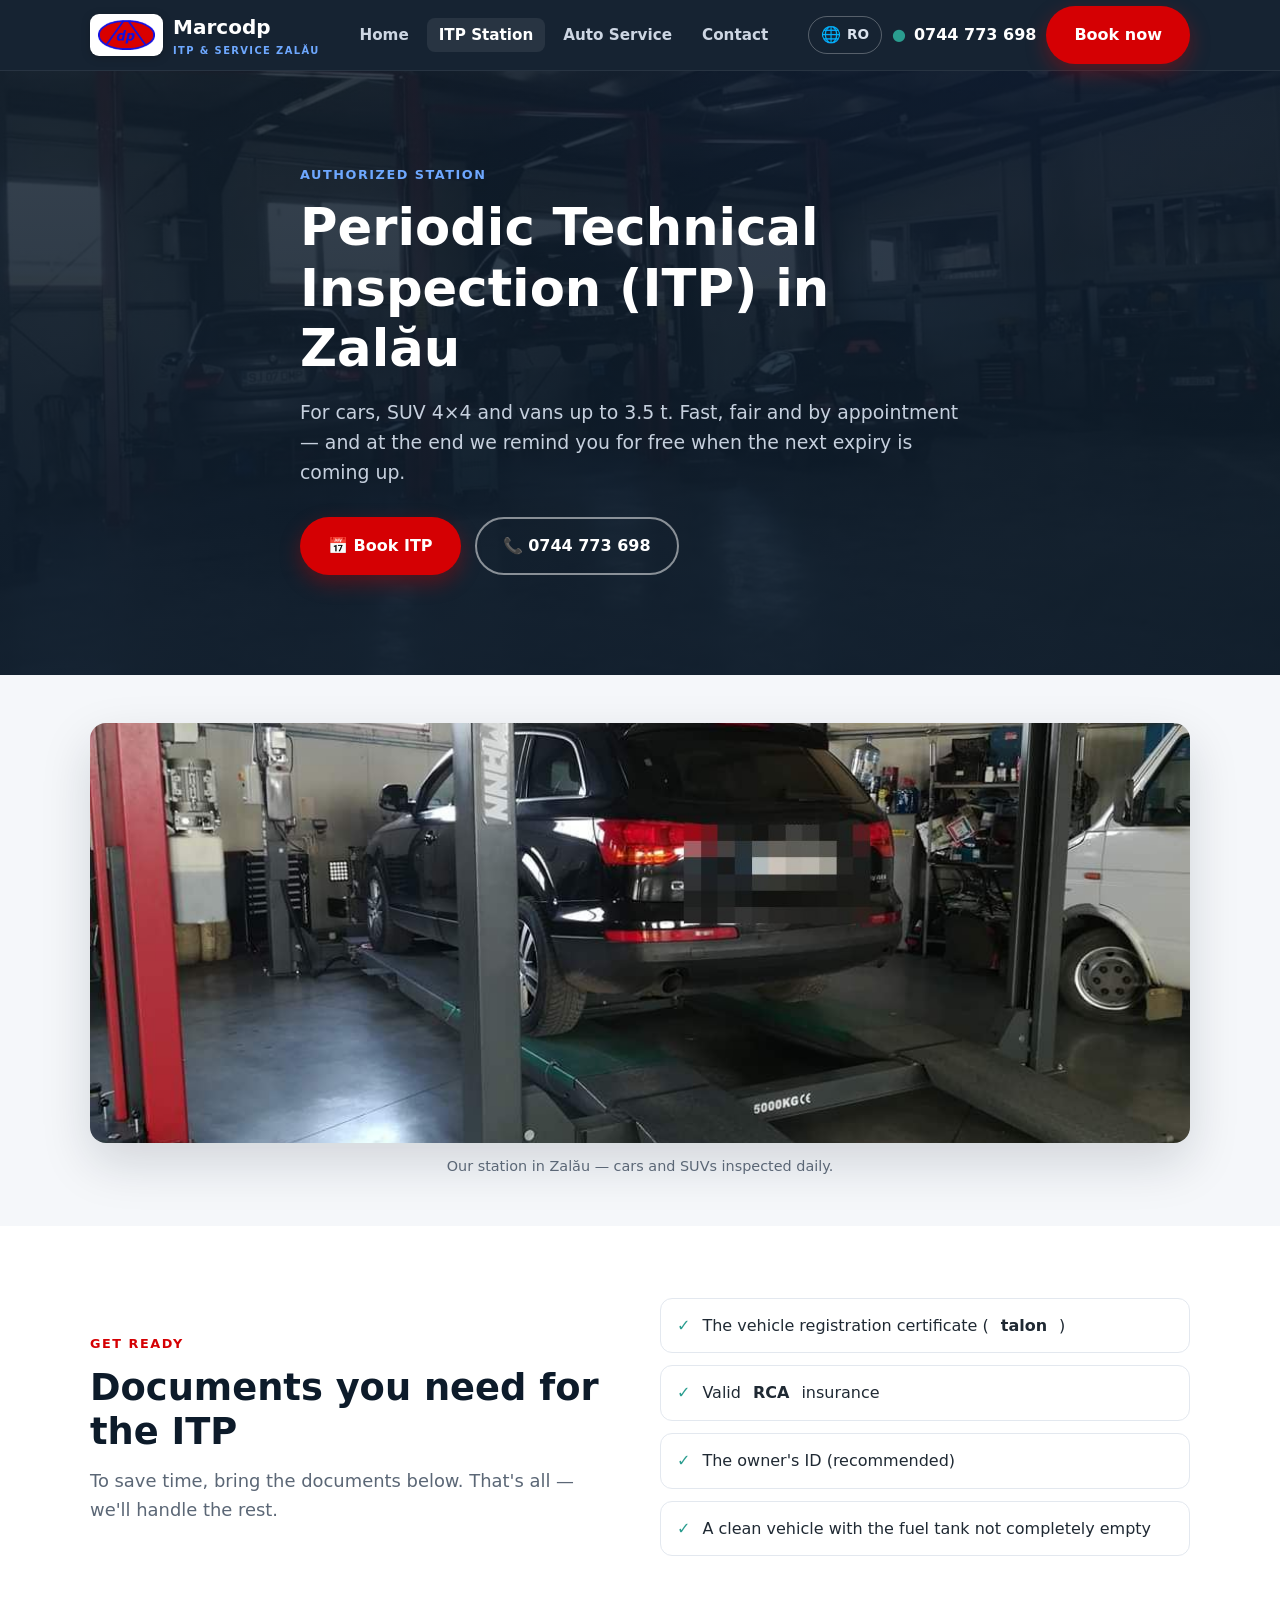
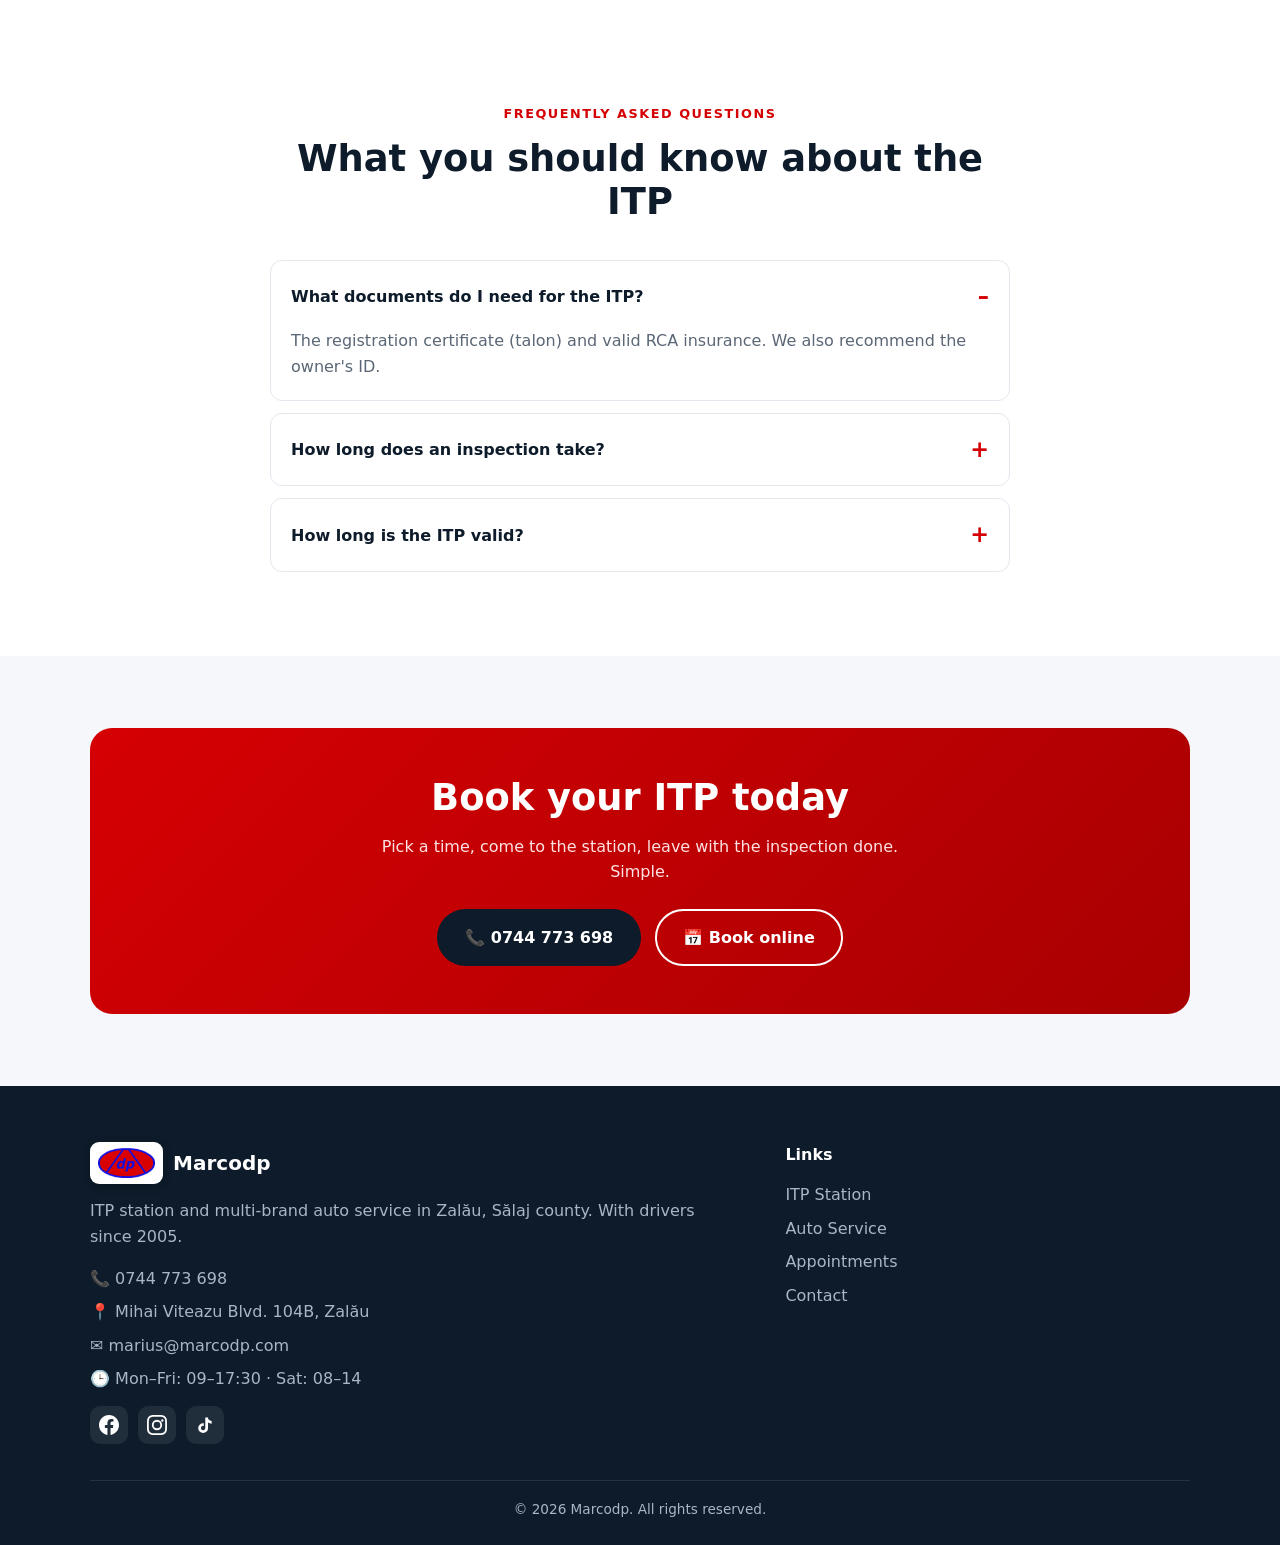
<file: en/itp.html>
<!DOCTYPE html>
<html lang="en">
<head>
  <meta charset="UTF-8" />
  <meta name="viewport" content="width=device-width, initial-scale=1.0" />
  <title>ITP Station Zalău — Required Documents & FAQ | Marcodp</title>
  <meta name="description" content="ITP in Zalău for cars, SUV 4x4 and vans up to 3.5 t. See the required documents and answers to frequently asked questions. Appointments: 0744 773 698." />
  <link rel="stylesheet" href="../assets/styles.css" />
  <!-- FAQ schema for Google -->
  <script type="application/ld+json">
  {
    "@context": "https://schema.org",
    "@type": "FAQPage",
    "mainEntity": [
      { "@type": "Question", "name": "What documents do I need for the ITP?", "acceptedAnswer": { "@type": "Answer", "text": "The vehicle registration certificate (talon) and a valid RCA insurance. We also recommend bringing the owner's ID." } },
      { "@type": "Question", "name": "How long does an ITP inspection take?", "acceptedAnswer": { "@type": "Answer", "text": "On average 20–30 minutes for a passenger car, if the vehicle meets the technical conditions." } },
      { "@type": "Question", "name": "How long is the ITP valid?", "acceptedAnswer": { "@type": "Answer", "text": "For passenger cars, generally 2 years; for certain categories (taxi, passenger transport, older vehicles) validity may be 1 year or 6 months." } }
    ]
  }
  </script>
</head>
<body>

  <header class="site-header">
    <div class="container nav">
      <a class="brand" href="index.html"><span class="logo"><img src="../assets/img/logo-mark.png" alt="Marco DP" /></span><span>Marcodp<small>ITP & Service Zalău</small></span></a>
      <ul class="nav-links">
        <li><a href="index.html">Home</a></li>
        <li><a class="active" href="itp.html">ITP Station</a></li>
        <li><a href="service.html">Auto Service</a></li>
        <li><a href="contact.html">Contact</a></li>
      </ul>
      <div class="nav-cta">
        <a class="lang" href="../itp.html" title="Comută în română"><span class="globe">🌐</span> <span class="code">RO</span></a>
        <a class="nav-phone" href="tel:+40744773698"><span class="dot">●</span> 0744 773 698</a>
        <a class="btn btn--primary" href="contact.html#programare">Book now</a>
      </div>
      <button class="hamburger" aria-label="Menu"><span></span><span></span><span></span></button>
    </div>
  </header>

  <!-- Hero compact -->
  <section class="hero">
    <div class="container hero-inner">
      <span class="eyebrow" style="color:var(--accent)">Authorized station</span>
      <h1>Periodic Technical Inspection (ITP) in Zalău</h1>
      <p>For cars, SUV 4×4 and vans up to 3.5 t. Fast, fair and by appointment —
         and at the end we remind you for free when the next expiry is coming up.</p>
      <div class="hero-actions">
        <a class="btn btn--primary" href="contact.html?svc=itp#programare">📅 Book ITP</a>
        <a class="btn btn--ghost" href="tel:+40744773698">📞 0744 773 698</a>
      </div>
    </div>
  </section>

  <!-- Photo band -->
  <section class="section--tight">
    <div class="container figure-band">
      <figure>
        <img src="../assets/img/suv-itp.jpg" alt="SUV on the inspection stand at the Marcodp ITP station in Zalău" loading="lazy" />
        <figcaption>Our station in Zalău — cars and SUVs inspected daily.</figcaption>
      </figure>
    </div>
  </section>

  <!-- Required documents -->
  <section class="section" style="background:#fff">
    <div class="container">
      <div class="grid grid-2" style="align-items:center;gap:40px">
        <div>
          <span class="eyebrow">Get ready</span>
          <h2>Documents you need for the ITP</h2>
          <p class="lead">To save time, bring the documents below. That's all — we'll handle the rest.</p>
        </div>
        <ul class="checklist">
          <li><span class="tick">✓</span> The vehicle registration certificate (<strong>talon</strong>)</li>
          <li><span class="tick">✓</span> Valid <strong>RCA</strong> insurance</li>
          <li><span class="tick">✓</span> The owner's ID (recommended)</li>
          <li><span class="tick">✓</span> A clean vehicle with the fuel tank not completely empty</li>
        </ul>
      </div>
    </div>
  </section>

  <!-- FAQ -->
  <section class="section" style="background:#fff">
    <div class="container" style="max-width:780px">
      <div class="center" style="margin-bottom:36px">
        <span class="eyebrow">Frequently asked questions</span>
        <h2>What you should know about the ITP</h2>
      </div>
      <div class="faq">
        <details open><summary>What documents do I need for the ITP?</summary><p>The registration certificate (talon) and valid RCA insurance. We also recommend the owner's ID.</p></details>
        <details><summary>How long does an inspection take?</summary><p>On average 20–30 minutes for a passenger car, if the vehicle meets the technical conditions.</p></details>
        <details><summary>How long is the ITP valid?</summary><p>For passenger cars, generally 2 years. For taxis, passenger transport or older vehicles, validity may be 1 year or 6 months.</p></details>
      </div>
    </div>
  </section>

  <!-- CTA -->
  <section class="section">
    <div class="container">
      <div class="cta-band">
        <h2>Book your ITP today</h2>
        <p>Pick a time, come to the station, leave with the inspection done. Simple.</p>
        <div style="display:flex;gap:14px;justify-content:center;flex-wrap:wrap">
          <a class="btn btn--dark" href="tel:+40744773698">📞 0744 773 698</a>
          <a class="btn btn--ghost" href="contact.html#programare" style="border-color:#fff">📅 Book online</a>
        </div>
      </div>
    </div>
  </section>

  <footer class="site-footer">
    <div class="container">
      <div class="footer-grid footer-grid--slim">
        <div>
          <a class="brand" href="index.html"><span class="logo"><img src="../assets/img/logo-mark.png" alt="Marco DP" /></span><span style="color:#fff">Marcodp</span></a>
          <p style="margin-top:14px">ITP station and multi-brand auto service in Zalău, Sălaj county. With drivers since 2005.</p>
          <ul class="footer-links" style="margin-top:16px"><li>📞 <a href="tel:+40744773698">0744 773 698</a></li><li>📍 Mihai Viteazu Blvd. 104B, Zalău</li><li>✉️ <a href="mailto:marius@marcodp.com">marius@marcodp.com</a></li><li>🕒 Mon–Fri: 09–17:30 · Sat: 08–14</li></ul>
          <div class="social"><a href="https://www.facebook.com/marcodpzalau/" target="_blank" rel="noopener" aria-label="Facebook"><svg viewBox="0 0 24 24" fill="currentColor" aria-hidden="true"><path d="M24 12.07C24 5.4 18.63 0 12 0S0 5.4 0 12.07C0 18.1 4.39 23.1 10.13 24v-8.44H7.08v-3.49h3.05V9.41c0-3.02 1.79-4.69 4.53-4.69 1.31 0 2.68.24 2.68.24v2.97h-1.51c-1.49 0-1.96.93-1.96 1.89v2.25h3.33l-.53 3.49h-2.8V24C19.61 23.1 24 18.1 24 12.07z"/></svg></a><a href="https://www.instagram.com/itpzalau?igsh=bW51cm13eXRtMGx3" target="_blank" rel="noopener" aria-label="Instagram"><svg viewBox="0 0 24 24" fill="currentColor" aria-hidden="true"><path d="M12 2.16c3.2 0 3.58.01 4.85.07 1.17.05 1.8.25 2.23.41.56.22.96.48 1.38.9.42.42.68.82.9 1.38.16.42.36 1.06.41 2.23.06 1.27.07 1.65.07 4.85s-.01 3.58-.07 4.85c-.05 1.17-.25 1.8-.41 2.23-.22.56-.48.96-.9 1.38-.42.42-.82.68-1.38.9-.42.16-1.06.36-2.23.41-1.27.06-1.65.07-4.85.07s-3.58-.01-4.85-.07c-1.17-.05-1.8-.25-2.23-.41a3.7 3.7 0 0 1-1.38-.9 3.7 3.7 0 0 1-.9-1.38c-.16-.42-.36-1.06-.41-2.23C2.17 15.58 2.16 15.2 2.16 12s.01-3.58.07-4.85c.05-1.17.25-1.8.41-2.23.22-.56.48-.96.9-1.38.42-.42.82-.68 1.38-.9.42-.16 1.06-.36 2.23-.41C8.42 2.17 8.8 2.16 12 2.16zM12 0C8.74 0 8.33.01 7.05.07 5.78.13 4.9.33 4.14.63c-.79.31-1.46.72-2.12 1.38C1.36 2.67.95 3.34.63 4.14.33 4.9.13 5.78.07 7.05.01 8.33 0 8.74 0 12s.01 3.67.07 4.95c.06 1.27.26 2.15.56 2.91.31.79.72 1.46 1.38 2.12.66.66 1.33 1.07 2.12 1.38.76.3 1.64.5 2.91.56C8.33 23.99 8.74 24 12 24s3.67-.01 4.95-.07c1.27-.06 2.15-.26 2.91-.56.79-.31 1.46-.72 2.12-1.38.66-.66 1.07-1.33 1.38-2.12.3-.76.5-1.64.56-2.91.06-1.28.07-1.69.07-4.95s-.01-3.67-.07-4.95c-.06-1.27-.26-2.15-.56-2.91-.31-.79-.72-1.46-1.38-2.12C21.33 1.36 20.66.95 19.86.63c-.76-.3-1.64-.5-2.91-.56C15.67.01 15.26 0 12 0zm0 5.84A6.16 6.16 0 1 0 18.16 12 6.16 6.16 0 0 0 12 5.84zM12 16a4 4 0 1 1 4-4 4 4 0 0 1-4 4zm6.41-10.85a1.44 1.44 0 1 0 1.44 1.44 1.44 1.44 0 0 0-1.44-1.44z"/></svg></a><a href="https://www.tiktok.com/@itpzalau_marcodp?_r=1&_t=ZN-97BMrtKsada" target="_blank" rel="noopener" aria-label="TikTok"><svg viewBox="0 0 24 24" fill="currentColor" aria-hidden="true"><path d="M16.6 5.82a4.28 4.28 0 0 1-1.06-2.82h-3.2v12.84a2.59 2.59 0 0 1-2.59 2.46 2.59 2.59 0 1 1 .8-5.06v-3.3a5.86 5.86 0 0 0-.8-.06 5.89 5.89 0 1 0 5.89 5.89V9.01a7.45 7.45 0 0 0 4.34 1.39V7.2a4.28 4.28 0 0 1-3.38-1.38z"/></svg></a></div>
        </div>
        <div><h4>Links</h4><ul class="footer-links"><li><a href="itp.html">ITP Station</a></li><li><a href="service.html">Auto Service</a></li><li><a href="contact.html#programare">Appointments</a></li><li><a href="contact.html">Contact</a></li></ul></div>
      </div>
      <div class="footer-bottom">© 2026 Marcodp. All rights reserved.</div>
    </div>
  </footer>

  <div class="floating">
    <a class="fab-call" href="tel:+40744773698" aria-label="Call">📞</a>
    <a class="fab-wa" href="https://wa.me/40744773698" aria-label="WhatsApp">💬</a>
  </div>
  <script src="../assets/script.js"></script>
</body>
</html>
</file>
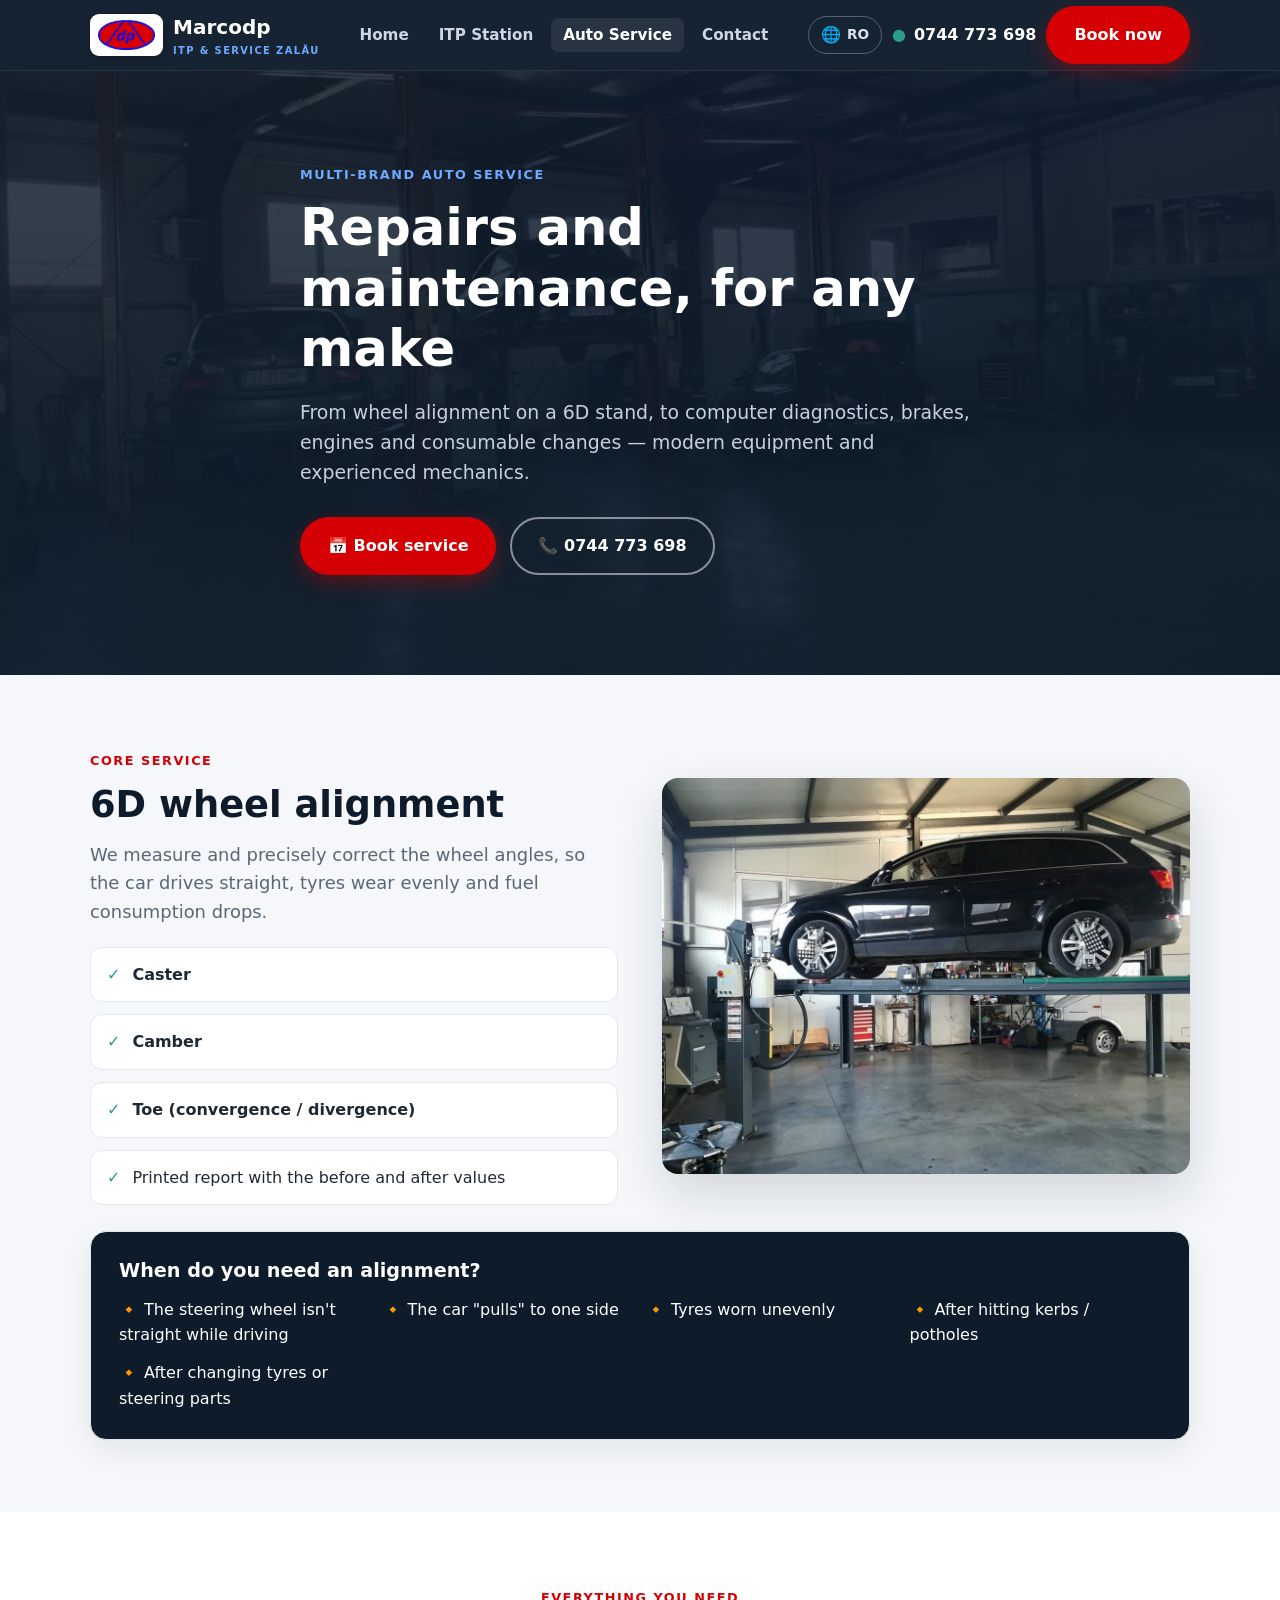
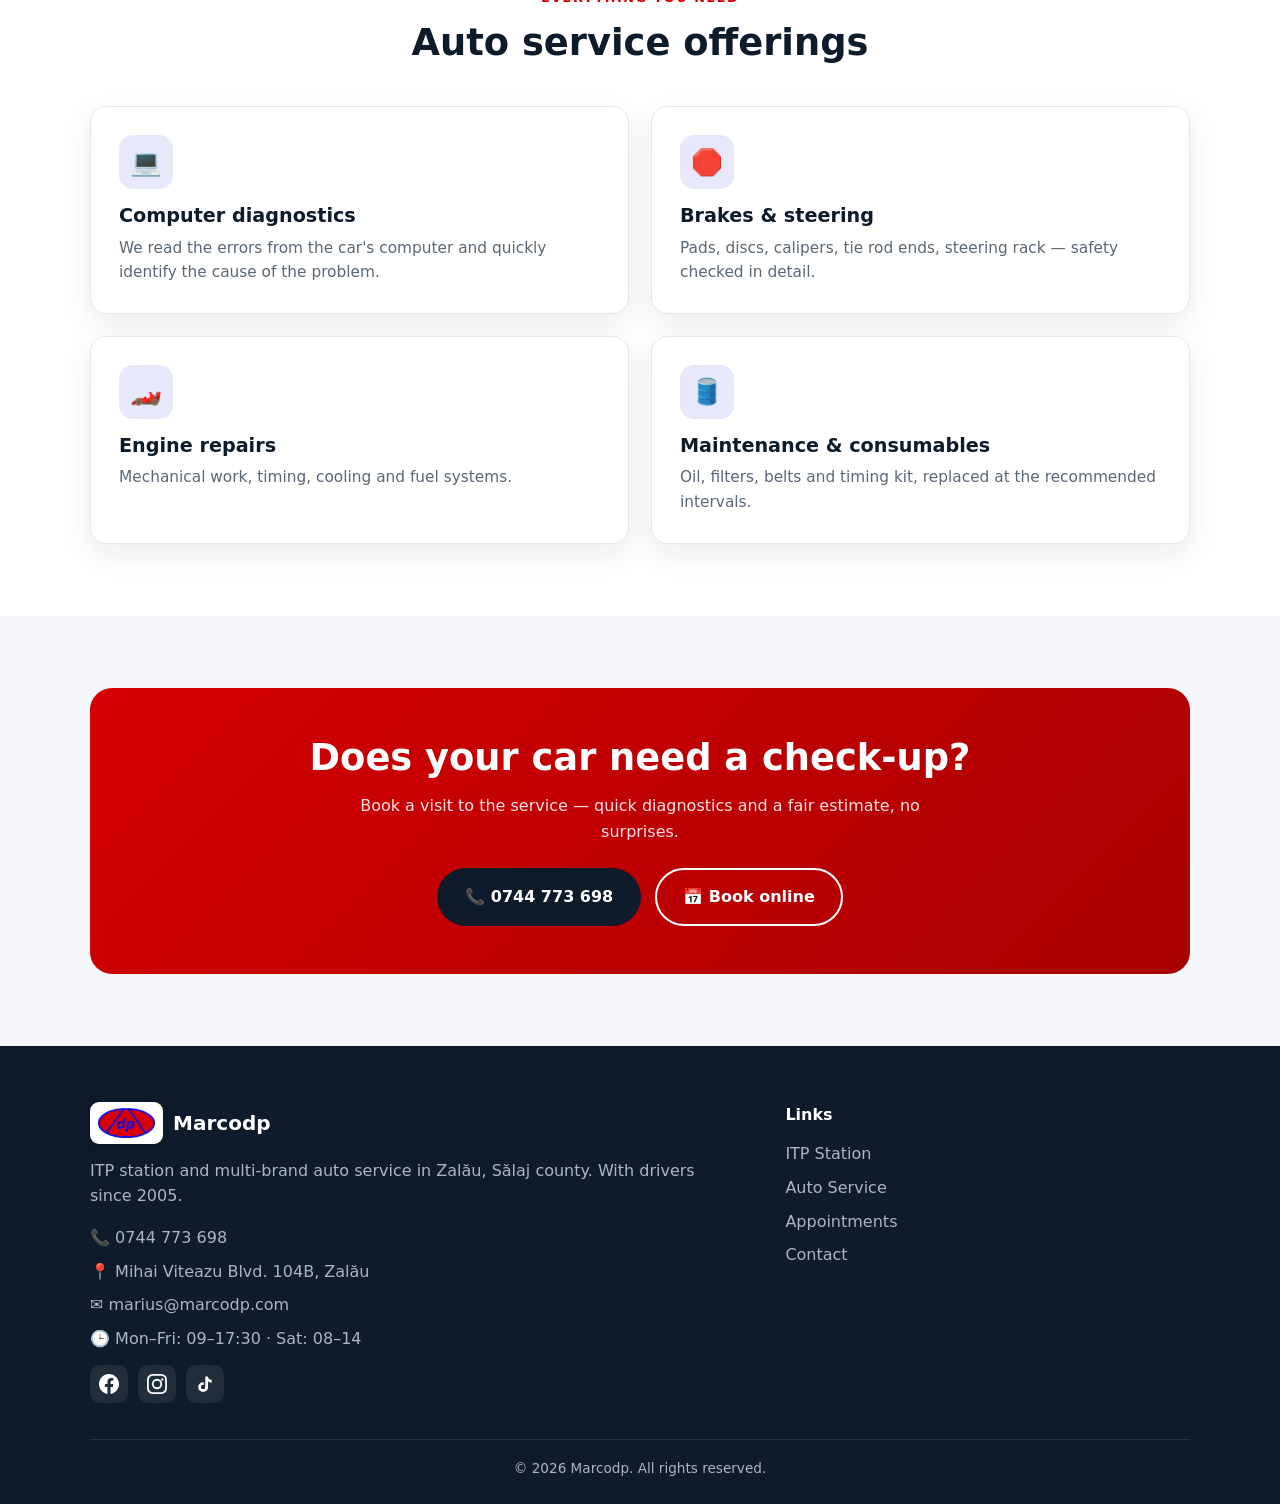
<file: en/service.html>
<!DOCTYPE html>
<html lang="en">
<head>
  <meta charset="UTF-8" />
  <meta name="viewport" content="width=device-width, initial-scale=1.0" />
  <title>Multi-brand Auto Service Zalău — 6D Alignment, Diagnostics, Brakes | Marcodp</title>
  <meta name="description" content="Multi-brand auto service in Zalău: 6D wheel alignment, computer diagnostics, brake, engine repairs, oil, filter and belt changes. Appointments: 0744 773 698." />
  <link rel="stylesheet" href="../assets/styles.css" />
</head>
<body>

  <header class="site-header">
    <div class="container nav">
      <a class="brand" href="index.html"><span class="logo"><img src="../assets/img/logo-mark.png" alt="Marco DP" /></span><span>Marcodp<small>ITP & Service Zalău</small></span></a>
      <ul class="nav-links">
        <li><a href="index.html">Home</a></li>
        <li><a href="itp.html">ITP Station</a></li>
        <li><a class="active" href="service.html">Auto Service</a></li>
        <li><a href="contact.html">Contact</a></li>
      </ul>
      <div class="nav-cta">
        <a class="lang" href="../service.html" title="Comută în română"><span class="globe">🌐</span> <span class="code">RO</span></a>
        <a class="nav-phone" href="tel:+40744773698"><span class="dot">●</span> 0744 773 698</a>
        <a class="btn btn--primary" href="contact.html#programare">Book now</a>
      </div>
      <button class="hamburger" aria-label="Menu"><span></span><span></span><span></span></button>
    </div>
  </header>

  <section class="hero">
    <div class="container hero-inner">
      <span class="eyebrow" style="color:var(--accent)">Multi-brand auto service</span>
      <h1>Repairs and maintenance, for any make</h1>
      <p>From wheel alignment on a 6D stand, to computer diagnostics, brakes, engines
         and consumable changes — modern equipment and experienced mechanics.</p>
      <div class="hero-actions">
        <a class="btn btn--primary" href="contact.html?svc=alignment#programare">📅 Book service</a>
        <a class="btn btn--ghost" href="tel:+40744773698">📞 0744 773 698</a>
      </div>
    </div>
  </section>

  <!-- Featured service: alignment -->
  <section class="section">
    <div class="container">
      <div class="grid grid-2" style="align-items:center;gap:44px">
        <div>
          <span class="eyebrow">Core service</span>
          <h2>6D wheel alignment</h2>
          <p class="lead">We measure and precisely correct the wheel angles, so the car drives straight, tyres wear evenly and fuel consumption drops.</p>
          <ul class="checklist" style="margin-top:20px">
            <li><span class="tick">✓</span> <strong>Caster</strong></li>
            <li><span class="tick">✓</span> <strong>Camber</strong></li>
            <li><span class="tick">✓</span> <strong>Toe (convergence / divergence)</strong></li>
            <li><span class="tick">✓</span> Printed report with the before and after values</li>
          </ul>
        </div>
        <div>
          <img class="feature-img" src="../assets/img/alignment.jpg" alt="6D wheel alignment on an SUV at Marcodp Zalău" loading="lazy" />
        </div>
      </div>
      <div class="card" style="margin-top:26px;background:var(--navy);color:#fff">
        <h3 style="color:#fff">When do you need an alignment?</h3>
        <ul style="list-style:none;display:grid;grid-template-columns:repeat(auto-fit,minmax(230px,1fr));gap:12px;margin-top:14px">
          <li>🔸 The steering wheel isn't straight while driving</li>
          <li>🔸 The car "pulls" to one side</li>
          <li>🔸 Tyres worn unevenly</li>
          <li>🔸 After hitting kerbs / potholes</li>
          <li>🔸 After changing tyres or steering parts</li>
        </ul>
      </div>
    </div>
  </section>

  <!-- All services -->
  <section class="section" style="background:#fff">
    <div class="container">
      <div class="center" style="margin-bottom:42px">
        <span class="eyebrow">Everything you need</span>
        <h2>Auto service offerings</h2>
      </div>
      <div class="grid grid-2">
        <div class="card"><div class="ico-box">💻</div><h3>Computer diagnostics</h3><p>We read the errors from the car's computer and quickly identify the cause of the problem.</p></div>
        <div class="card"><div class="ico-box">🛑</div><h3>Brakes & steering</h3><p>Pads, discs, calipers, tie rod ends, steering rack — safety checked in detail.</p></div>
        <div class="card"><div class="ico-box">🏎️</div><h3>Engine repairs</h3><p>Mechanical work, timing, cooling and fuel systems.</p></div>
        <div class="card"><div class="ico-box">🛢️</div><h3>Maintenance & consumables</h3><p>Oil, filters, belts and timing kit, replaced at the recommended intervals.</p></div>
      </div>
    </div>
  </section>

  <!-- CTA -->
  <section class="section">
    <div class="container">
      <div class="cta-band">
        <h2>Does your car need a check-up?</h2>
        <p>Book a visit to the service — quick diagnostics and a fair estimate, no surprises.</p>
        <div style="display:flex;gap:14px;justify-content:center;flex-wrap:wrap">
          <a class="btn btn--dark" href="tel:+40744773698">📞 0744 773 698</a>
          <a class="btn btn--ghost" href="contact.html#programare" style="border-color:#fff">📅 Book online</a>
        </div>
      </div>
    </div>
  </section>

  <footer class="site-footer">
    <div class="container">
      <div class="footer-grid footer-grid--slim">
        <div>
          <a class="brand" href="index.html"><span class="logo"><img src="../assets/img/logo-mark.png" alt="Marco DP" /></span><span style="color:#fff">Marcodp</span></a>
          <p style="margin-top:14px">ITP station and multi-brand auto service in Zalău, Sălaj county. With drivers since 2005.</p>
          <ul class="footer-links" style="margin-top:16px"><li>📞 <a href="tel:+40744773698">0744 773 698</a></li><li>📍 Mihai Viteazu Blvd. 104B, Zalău</li><li>✉️ <a href="mailto:marius@marcodp.com">marius@marcodp.com</a></li><li>🕒 Mon–Fri: 09–17:30 · Sat: 08–14</li></ul>
          <div class="social"><a href="https://www.facebook.com/marcodpzalau/" target="_blank" rel="noopener" aria-label="Facebook"><svg viewBox="0 0 24 24" fill="currentColor" aria-hidden="true"><path d="M24 12.07C24 5.4 18.63 0 12 0S0 5.4 0 12.07C0 18.1 4.39 23.1 10.13 24v-8.44H7.08v-3.49h3.05V9.41c0-3.02 1.79-4.69 4.53-4.69 1.31 0 2.68.24 2.68.24v2.97h-1.51c-1.49 0-1.96.93-1.96 1.89v2.25h3.33l-.53 3.49h-2.8V24C19.61 23.1 24 18.1 24 12.07z"/></svg></a><a href="https://www.instagram.com/itpzalau?igsh=bW51cm13eXRtMGx3" target="_blank" rel="noopener" aria-label="Instagram"><svg viewBox="0 0 24 24" fill="currentColor" aria-hidden="true"><path d="M12 2.16c3.2 0 3.58.01 4.85.07 1.17.05 1.8.25 2.23.41.56.22.96.48 1.38.9.42.42.68.82.9 1.38.16.42.36 1.06.41 2.23.06 1.27.07 1.65.07 4.85s-.01 3.58-.07 4.85c-.05 1.17-.25 1.8-.41 2.23-.22.56-.48.96-.9 1.38-.42.42-.82.68-1.38.9-.42.16-1.06.36-2.23.41-1.27.06-1.65.07-4.85.07s-3.58-.01-4.85-.07c-1.17-.05-1.8-.25-2.23-.41a3.7 3.7 0 0 1-1.38-.9 3.7 3.7 0 0 1-.9-1.38c-.16-.42-.36-1.06-.41-2.23C2.17 15.58 2.16 15.2 2.16 12s.01-3.58.07-4.85c.05-1.17.25-1.8.41-2.23.22-.56.48-.96.9-1.38.42-.42.82-.68 1.38-.9.42-.16 1.06-.36 2.23-.41C8.42 2.17 8.8 2.16 12 2.16zM12 0C8.74 0 8.33.01 7.05.07 5.78.13 4.9.33 4.14.63c-.79.31-1.46.72-2.12 1.38C1.36 2.67.95 3.34.63 4.14.33 4.9.13 5.78.07 7.05.01 8.33 0 8.74 0 12s.01 3.67.07 4.95c.06 1.27.26 2.15.56 2.91.31.79.72 1.46 1.38 2.12.66.66 1.33 1.07 2.12 1.38.76.3 1.64.5 2.91.56C8.33 23.99 8.74 24 12 24s3.67-.01 4.95-.07c1.27-.06 2.15-.26 2.91-.56.79-.31 1.46-.72 2.12-1.38.66-.66 1.07-1.33 1.38-2.12.3-.76.5-1.64.56-2.91.06-1.28.07-1.69.07-4.95s-.01-3.67-.07-4.95c-.06-1.27-.26-2.15-.56-2.91-.31-.79-.72-1.46-1.38-2.12C21.33 1.36 20.66.95 19.86.63c-.76-.3-1.64-.5-2.91-.56C15.67.01 15.26 0 12 0zm0 5.84A6.16 6.16 0 1 0 18.16 12 6.16 6.16 0 0 0 12 5.84zM12 16a4 4 0 1 1 4-4 4 4 0 0 1-4 4zm6.41-10.85a1.44 1.44 0 1 0 1.44 1.44 1.44 1.44 0 0 0-1.44-1.44z"/></svg></a><a href="https://www.tiktok.com/@itpzalau_marcodp?_r=1&_t=ZN-97BMrtKsada" target="_blank" rel="noopener" aria-label="TikTok"><svg viewBox="0 0 24 24" fill="currentColor" aria-hidden="true"><path d="M16.6 5.82a4.28 4.28 0 0 1-1.06-2.82h-3.2v12.84a2.59 2.59 0 0 1-2.59 2.46 2.59 2.59 0 1 1 .8-5.06v-3.3a5.86 5.86 0 0 0-.8-.06 5.89 5.89 0 1 0 5.89 5.89V9.01a7.45 7.45 0 0 0 4.34 1.39V7.2a4.28 4.28 0 0 1-3.38-1.38z"/></svg></a></div>
        </div>
        <div><h4>Links</h4><ul class="footer-links"><li><a href="itp.html">ITP Station</a></li><li><a href="service.html">Auto Service</a></li><li><a href="contact.html#programare">Appointments</a></li><li><a href="contact.html">Contact</a></li></ul></div>
      </div>
      <div class="footer-bottom">© 2026 Marcodp. All rights reserved.</div>
    </div>
  </footer>

  <div class="floating">
    <a class="fab-call" href="tel:+40744773698" aria-label="Call">📞</a>
    <a class="fab-wa" href="https://wa.me/40744773698" aria-label="WhatsApp">💬</a>
  </div>
  <script src="../assets/script.js"></script>
</body>
</html>
</file>
<file: assets/styles.css>
/* ===========================================================
   Marcodp — ITP & Service Auto Zalău
   Redesign — shared stylesheet
   =========================================================== */

:root {
  --navy: #0d1b2a;
  --navy-2: #13263b;
  --navy-3: #1b3a52;
  --blue: #1b2fc9;
  --blue-dark: #1422a0;
  --red: #d50003;
  --red-dark: #a80002;
  --accent: #6ea8ff;
  --green: #2a9d8f;
  --bg: #f5f7fa;
  --card: #ffffff;
  --text: #1f2933;
  --muted: #5b6776;
  --line: #e3e8ef;
  --radius: 16px;
  --shadow: 0 10px 30px rgba(13, 27, 42, .08);
  --shadow-lg: 0 20px 50px rgba(13, 27, 42, .15);
  --container: 1140px;
  --font: "Segoe UI", system-ui, -apple-system, Roboto, Helvetica, Arial, sans-serif;
}

* { box-sizing: border-box; margin: 0; padding: 0; }
html { scroll-behavior: smooth; }
body {
  font-family: var(--font);
  color: var(--text);
  background: var(--bg);
  line-height: 1.6;
  -webkit-font-smoothing: antialiased;
}
img { max-width: 100%; display: block; }
a { color: inherit; text-decoration: none; }

.container { width: 100%; max-width: var(--container); margin: 0 auto; padding: 0 20px; }
.section { padding: 72px 0; }
.section--tight { padding: 48px 0; }
.center { text-align: center; }

.eyebrow {
  display: inline-block;
  font-size: .8rem;
  font-weight: 700;
  letter-spacing: .12em;
  text-transform: uppercase;
  color: var(--red);
  margin-bottom: 12px;
}
h1, h2, h3 { line-height: 1.18; color: var(--navy); font-weight: 800; }
h1 { font-size: clamp(2rem, 5vw, 3.2rem); }
h2 { font-size: clamp(1.6rem, 3.5vw, 2.3rem); margin-bottom: 14px; }
h3 { font-size: 1.2rem; }
.lead { font-size: 1.12rem; color: var(--muted); max-width: 620px; }
.section .lead.center { margin: 0 auto; }

/* ---------- Buttons ---------- */
.btn {
  display: inline-flex; align-items: center; justify-content: center; gap: 8px;
  padding: 14px 26px; border-radius: 999px; font-weight: 700; font-size: 1rem;
  border: 2px solid transparent; cursor: pointer; transition: transform .15s, box-shadow .15s, background .15s;
}
.btn:hover { transform: translateY(-2px); }
.btn--primary { background: var(--red); color: #fff; box-shadow: 0 8px 20px rgba(213,0,3,.35); }
.btn--primary:hover { background: var(--red-dark); }
.btn--ghost { background: transparent; color: #fff; border-color: rgba(255,255,255,.5); }
.btn--ghost:hover { background: rgba(255,255,255,.12); }
.btn--dark { background: var(--navy); color: #fff; }
.btn--dark:hover { background: var(--navy-2); }
.btn--block { width: 100%; }

/* ---------- Header ---------- */
.site-header {
  position: sticky; top: 0; z-index: 50;
  background: rgba(13,27,42,.96); backdrop-filter: blur(8px);
  border-bottom: 1px solid rgba(255,255,255,.08);
}
.nav { display: flex; align-items: center; justify-content: space-between; height: 70px; }
.brand { display: flex; align-items: center; gap: 10px; color: #fff; font-weight: 800; font-size: 1.25rem; }
.brand .logo {
  height: 42px; width: auto; border-radius: 9px;
  background: #fff; padding: 5px 8px;
  display: grid; place-items: center;
  box-shadow: 0 2px 8px rgba(0,0,0,.25);
}
.brand .logo img { height: 30px; width: auto; display: block; }
.brand small { display: block; font-size: .62rem; font-weight: 600; letter-spacing: .14em; color: var(--accent); text-transform: uppercase; }
.nav-links { display: flex; align-items: center; gap: 6px; list-style: none; }
.nav-links a {
  color: #cdd6e3; font-weight: 600; font-size: .95rem; padding: 8px 12px; border-radius: 8px; transition: color .15s, background .15s;
}
.nav-links a:hover, .nav-links a.active { color: #fff; background: rgba(255,255,255,.08); }
.nav-cta { display: flex; align-items: center; gap: 10px; }
.lang {
  display: inline-flex; align-items: center; gap: 6px;
  color: #dbe3ee; font-size: .85rem; font-weight: 700;
  padding: 7px 12px; border: 1px solid rgba(255,255,255,.28); border-radius: 999px;
  transition: background .15s, border-color .15s, color .15s;
}
.lang:hover { background: rgba(255,255,255,.12); color: #fff; border-color: rgba(255,255,255,.6); }
.lang .globe { font-size: 1rem; line-height: 1; }
.nav-phone { display: flex; align-items: center; gap: 8px; color: #fff; font-weight: 700; }
.nav-phone .dot { color: var(--green); }
.hamburger { display: none; background: none; border: 0; cursor: pointer; }
.hamburger span { display: block; width: 26px; height: 3px; background: #fff; margin: 5px 0; border-radius: 3px; transition: .25s; }

/* ---------- Hero ---------- */
.hero {
  position: relative; color: #fff; overflow: hidden;
  background:
    linear-gradient(180deg, rgba(13,27,42,.82), rgba(13,27,42,.93)),
    radial-gradient(1200px 600px at 80% -10%, rgba(27,47,201,.30), transparent 60%),
    url("img/hero-workshop.jpg") center/cover no-repeat,
    var(--navy);
}

/* ---------- Content images ---------- */
.feature-img {
  width: 100%; height: 100%; min-height: 280px; max-height: 460px;
  object-fit: cover; border-radius: var(--radius); box-shadow: var(--shadow-lg);
}
.figure-band img {
  width: 100%; height: clamp(220px, 38vw, 420px); object-fit: cover;
  border-radius: var(--radius); box-shadow: var(--shadow-lg);
}
figure { margin: 0; }
figure figcaption { margin-top: 12px; color: var(--muted); font-size: .9rem; text-align: center; }
.hero-inner { padding-top: 90px; padding-bottom: 100px; max-width: 720px; }
.hero h1 { color: #fff; }
.hero p { color: #c6d0de; font-size: 1.18rem; margin: 18px 0 30px; }
.hero-actions { display: flex; flex-wrap: wrap; gap: 14px; }
.hero-badges { display: flex; flex-wrap: wrap; gap: 22px; margin-top: 38px; }
.hero-badge { display: flex; align-items: center; gap: 10px; color: #dbe3ee; font-weight: 600; font-size: .95rem; }
.hero-badge .ico { font-size: 1.3rem; }

/* ---------- Cards / grids ---------- */
.grid { display: grid; gap: 22px; }
.grid-2 { grid-template-columns: repeat(2, 1fr); }
.grid-3 { grid-template-columns: repeat(3, 1fr); }
.grid-4 { grid-template-columns: repeat(4, 1fr); }

.card {
  background: var(--card); border: 1px solid var(--line); border-radius: var(--radius);
  padding: 28px; box-shadow: var(--shadow); transition: transform .18s, box-shadow .18s;
}
.card:hover { transform: translateY(-4px); box-shadow: var(--shadow-lg); }
.card .ico-box {
  width: 54px; height: 54px; border-radius: 14px; display: grid; place-items: center;
  font-size: 1.6rem; background: rgba(27,47,201,.1); margin-bottom: 16px;
}
.card h3 { margin-bottom: 8px; }
.card p { color: var(--muted); font-size: .96rem; }

/* ---------- Steps ---------- */
.steps { counter-reset: step; }
.step { position: relative; padding-left: 64px; }
.step::before {
  counter-increment: step; content: counter(step);
  position: absolute; left: 0; top: 0;
  width: 44px; height: 44px; border-radius: 50%;
  background: var(--red); color: #fff; font-weight: 800; display: grid; place-items: center; font-size: 1.1rem;
}

/* ---------- Price table ---------- */
.price-table { width: 100%; border-collapse: collapse; background: var(--card); border-radius: var(--radius); overflow: hidden; box-shadow: var(--shadow); }
.price-table th, .price-table td { padding: 16px 18px; text-align: left; border-bottom: 1px solid var(--line); }
.price-table thead th { background: var(--navy); color: #fff; font-size: .95rem; }
.price-table tbody tr:last-child td { border-bottom: 0; }
.price-table .price { font-weight: 800; color: var(--red); white-space: nowrap; }
.note { font-size: .85rem; color: var(--muted); margin-top: 12px; }

/* ---------- Checklist ---------- */
.checklist { list-style: none; display: grid; gap: 12px; }
.checklist li { display: flex; gap: 12px; align-items: flex-start; background: var(--card); border: 1px solid var(--line); border-radius: 12px; padding: 14px 16px; }
.checklist .tick { color: var(--green); font-weight: 900; }

/* ---------- FAQ ---------- */
.faq details { background: var(--card); border: 1px solid var(--line); border-radius: 12px; padding: 4px 20px; margin-bottom: 12px; }
.faq summary { cursor: pointer; font-weight: 700; color: var(--navy); padding: 14px 0; list-style: none; display: flex; justify-content: space-between; align-items: center; }
.faq summary::-webkit-details-marker { display: none; }
.faq summary::after { content: "+"; font-size: 1.4rem; color: var(--red); }
.faq details[open] summary::after { content: "–"; }
.faq details p { padding-bottom: 16px; color: var(--muted); }

/* ---------- Reviews ---------- */
.review { background: var(--card); border: 1px solid var(--line); border-radius: var(--radius); padding: 26px; box-shadow: var(--shadow); }
.stars { color: var(--red); letter-spacing: 2px; margin-bottom: 10px; }
.review p { font-style: italic; color: var(--text); }
.review .who { margin-top: 14px; font-weight: 700; color: var(--navy); font-style: normal; }

/* ---------- CTA band ---------- */
.cta-band { background: linear-gradient(135deg, var(--red), var(--red-dark)); color: #fff; border-radius: 22px; padding: 48px; text-align: center; }
.cta-band h2 { color: #fff; }
.cta-band p { color: #ffe2e4; margin: 10px auto 24px; max-width: 560px; }

/* ---------- Forms ---------- */
.form { background: var(--card); border: 1px solid var(--line); border-radius: var(--radius); padding: 30px; box-shadow: var(--shadow); }
.form .field { margin-bottom: 16px; }
.form label { display: block; font-weight: 600; font-size: .9rem; margin-bottom: 6px; color: var(--navy); }
.form input, .form select, .form textarea {
  width: 100%; padding: 12px 14px; border: 1px solid var(--line); border-radius: 10px; font: inherit; background: #fbfcfe;
}
.form input:focus, .form select:focus, .form textarea:focus { outline: none; border-color: var(--blue); box-shadow: 0 0 0 3px rgba(27,47,201,.15); }
.form .row { display: grid; grid-template-columns: 1fr 1fr; gap: 16px; }

/* ---------- Info / map ---------- */
.info-row { display: grid; grid-template-columns: 1.1fr .9fr; gap: 30px; align-items: stretch; }
.info-list { list-style: none; display: grid; gap: 18px; }
.info-list li { display: flex; gap: 14px; }
.info-list .ico { font-size: 1.4rem; }
.info-list strong { display: block; color: var(--navy); }
.info-list span { color: var(--muted); }
.map-embed { border: 0; width: 100%; height: 100%; min-height: 320px; border-radius: var(--radius); box-shadow: var(--shadow); }
.hours-table { width: 100%; border-collapse: collapse; }
.hours-table td { padding: 8px 0; border-bottom: 1px dashed var(--line); }
.hours-table td:last-child { text-align: right; font-weight: 700; color: var(--navy); }
.badge-open { display: inline-flex; align-items: center; gap: 6px; font-weight: 700; color: var(--green); }

/* placeholder highlight so you can spot what to fill in */
.fill { background: transparent; padding: 0 2px; }

/* ---------- Footer ---------- */
.site-footer { background: var(--navy); color: #aab6c6; padding: 56px 0 24px; }
.footer-grid { display: grid; grid-template-columns: 1.4fr 1fr 1fr 1.2fr; gap: 30px; }
.footer-grid--slim { grid-template-columns: 1.6fr 1fr; gap: 48px; }
.site-footer h4 { color: #fff; margin-bottom: 14px; font-size: 1rem; }
.site-footer a { color: #aab6c6; }
.site-footer a:hover { color: #fff; }
.footer-links { list-style: none; display: grid; gap: 8px; }
.social { display: flex; gap: 10px; margin-top: 14px; }
.social a { width: 38px; height: 38px; border-radius: 10px; background: rgba(255,255,255,.08); display: grid; place-items: center; color: #fff; transition: background .2s ease; }
.social a svg { width: 20px; height: 20px; display: block; }
.social a:hover { background: var(--red); }
.footer-bottom { margin-top: 36px; padding-top: 18px; border-top: 1px solid rgba(255,255,255,.1); text-align: center; font-size: .85rem; }

/* ---------- Floating mobile actions ---------- */
.floating { position: fixed; right: 16px; bottom: 16px; z-index: 60; display: none; flex-direction: column; gap: 12px; }
.floating a { width: 56px; height: 56px; border-radius: 50%; display: grid; place-items: center; color: #fff; font-size: 1.5rem; box-shadow: var(--shadow-lg); }
.fab-call { background: var(--red); }
.fab-wa { background: #25d366; }

/* ---------- Responsive ---------- */
@media (max-width: 960px) {
  .grid-4 { grid-template-columns: repeat(2, 1fr); }
  .grid-3 { grid-template-columns: repeat(2, 1fr); }
  .footer-grid { grid-template-columns: 1fr 1fr; }
  .info-row { grid-template-columns: 1fr; }
}
@media (max-width: 920px) {
  .nav-links, .nav-phone { display: none; }
  .nav-links.open {
    display: flex; flex-direction: column; align-items: stretch;
    position: absolute; top: 70px; left: 0; right: 0; background: var(--navy);
    padding: 12px 20px 20px; gap: 4px; border-bottom: 1px solid rgba(255,255,255,.08);
  }
  .hamburger { display: block; }
  .grid-2, .grid-3, .grid-4 { grid-template-columns: 1fr; }
  .form .row { grid-template-columns: 1fr; }
  .footer-grid { grid-template-columns: 1fr; }
  .floating { display: flex; }
  .cta-band { padding: 32px 22px; }
  .section { padding: 52px 0; }
}
@media (max-width: 560px) {
  .site-header .container { padding: 0 20px; }
  .nav { height: 60px; }
  .brand small { display: none; }
  .brand { font-size: 1.02rem; gap: 8px; }
  .brand .logo { height: 38px; }
  .nav-cta { gap: 8px; }
  .nav-cta .btn--primary { padding: 8px 12px; font-size: .82rem; white-space: nowrap; }
  .lang { padding: 6px 8px; border-color: rgba(255,255,255,.22); }
  .lang .code { display: none; }
  .hamburger { padding: 4px; }
}
</file>
